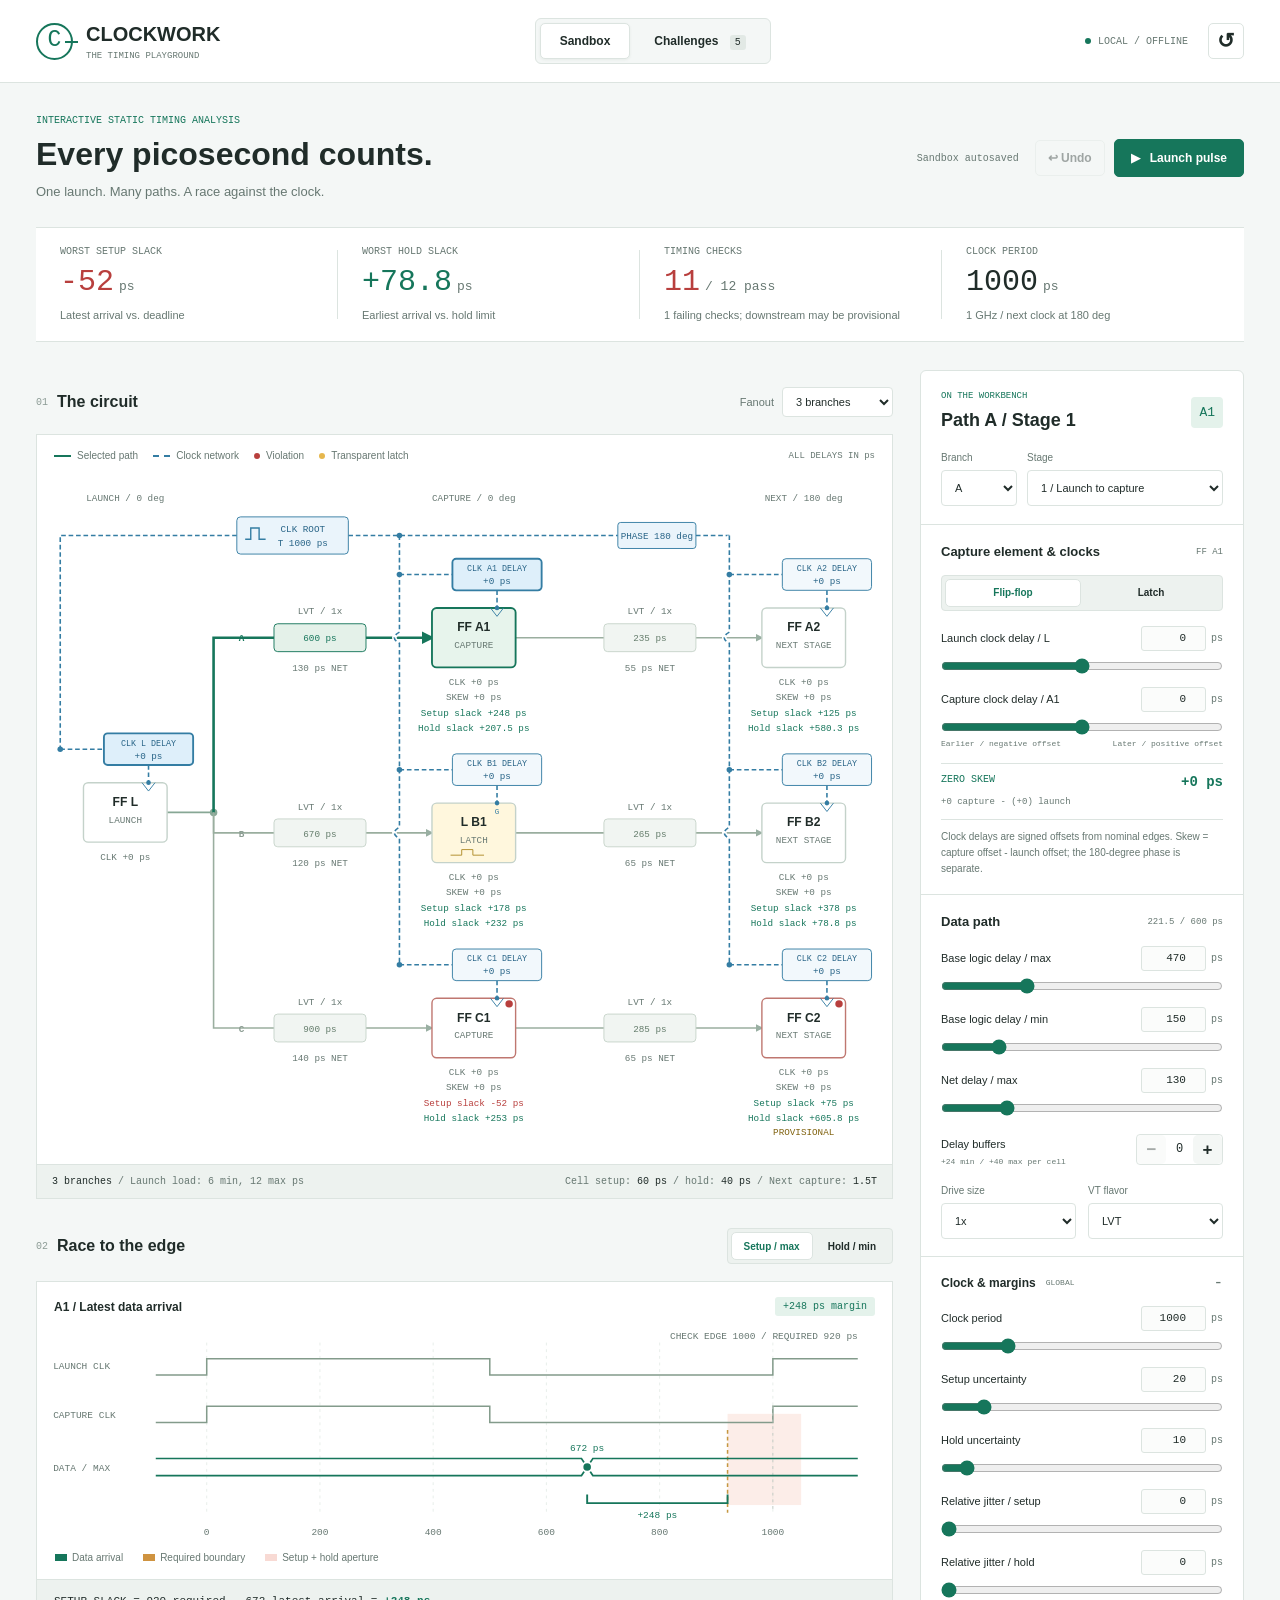
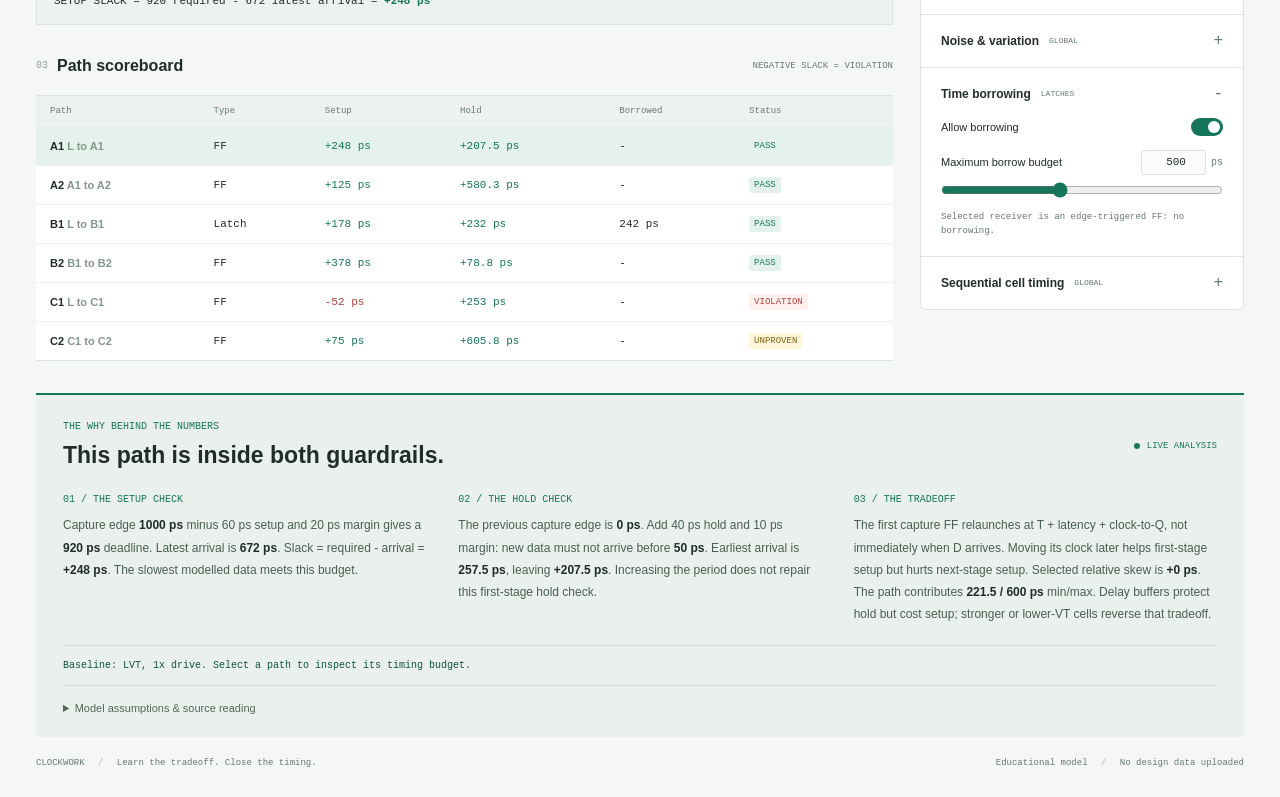
<file: index.html>
<!doctype html>
<html lang="en">
<head>
  <meta charset="utf-8">
  <meta name="viewport" content="width=device-width, initial-scale=1">
  <meta name="theme-color" content="#16765b">
  <title>Clockwork | Timing Playground</title>
  <link rel="stylesheet" href="style.css">
  <script src="timing.js" defer></script>
  <script src="app.js" defer></script>
</head>
<body>
  <header class="topbar">
    <a class="brand" href="index.html" aria-label="Clockwork home"><span class="brand-mark" aria-hidden="true">C<span></span></span><span>CLOCKWORK<small>THE TIMING PLAYGROUND</small></span></a>
    <nav class="mode-switch" aria-label="Play mode">
      <button class="active" data-mode="sandbox" aria-pressed="true">Sandbox</button>
      <button data-mode="challenge" aria-pressed="false">Challenges <span class="count">5</span></button>
    </nav>
    <div class="top-actions"><span class="offline"><span></span>LOCAL / OFFLINE</span><button id="reset" class="icon-button" title="Reset circuit" aria-label="Reset circuit">&#8634;</button></div>
  </header>

  <main>
    <section class="page-heading">
      <div><p class="eyebrow">INTERACTIVE STATIC TIMING ANALYSIS</p><h1>Every picosecond counts.</h1><p class="subheading">One launch. Many paths. A race against the clock.</p></div>
      <div class="heading-actions"><span id="save-status">Sandbox autosaved</span><button id="undo" class="quiet-button" title="Undo last change">&#8617; Undo</button><button id="pulse" class="primary-button"><span aria-hidden="true">&#9654;</span> Launch pulse</button></div>
    </section>

    <section id="mission" class="mission" hidden aria-label="Current challenge">
      <div class="mission-top"><div><p class="eyebrow" id="mission-number"></p><h2 id="mission-title"></h2></div><div class="mission-navigation"><button id="previous-mission" class="icon-button" aria-label="Previous challenge">&#8592;</button><select id="mission-select" aria-label="Choose challenge"></select><button id="next-mission" class="icon-button" aria-label="Next challenge">&#8594;</button></div></div>
      <p id="mission-goal"></p><div class="mission-bottom"><span id="mission-status" role="status"></span><span id="moves"></span><button id="hint-button" class="quiet-button">Reveal hint</button></div><p id="hint" hidden></p>
    </section>

    <section class="scoreboard" aria-label="Timing summary">
      <div class="score-item"><span>WORST SETUP SLACK</span><strong id="worst-setup"></strong><small>Latest arrival vs. deadline</small></div>
      <div class="score-item"><span>WORST HOLD SLACK</span><strong id="worst-hold"></strong><small>Earliest arrival vs. hold limit</small></div>
      <div class="score-item"><span>TIMING CHECKS</span><strong id="checks"></strong><small id="check-caption"></small></div>
      <div class="score-item clock-score"><span>CLOCK PERIOD</span><strong id="period-display"></strong><small id="frequency"></small></div>
    </section>

    <div class="workbench">
      <div class="visual-column">
        <section class="circuit-section" aria-label="Interactive circuit">
          <div class="section-bar"><div><span class="section-index">01</span><h2>The circuit</h2></div><div class="circuit-toolbar"><label for="fanout">Fanout</label><select id="fanout"><option value="2">2 branches</option><option value="3" selected>3 branches</option><option value="4">4 branches</option></select></div></div>
          <div class="circuit-legend"><span><i class="legend-line"></i>Selected path</span><span><i class="legend-clock"></i>Clock network</span><span><i class="legend-dot fail"></i>Violation</span><span><i class="legend-dot latch"></i>Transparent latch</span><span class="unit">ALL DELAYS IN ps</span></div>
          <div class="circuit-scroll"><svg id="circuit" viewBox="0 0 920 400" role="group" aria-label="Launch flip-flop, capture flip-flops and latches, next-stage flip-flops, and clock distribution with editable delay blocks"></svg></div>
          <div id="circuit-footer" class="circuit-footer"></div>
        </section>

        <section class="timeline-section" aria-label="Timing waveforms">
          <div class="section-bar"><div><span class="section-index">02</span><h2>Race to the edge</h2></div><div class="segmented" aria-label="Check type"><button class="active" data-check="setup" aria-pressed="true">Setup / max</button><button data-check="hold" aria-pressed="false">Hold / min</button></div></div>
          <div class="timeline-caption"><strong id="timeline-title"></strong><span id="timeline-badge" class="badge"></span></div>
          <div class="timeline-scroll"><svg id="timeline" viewBox="0 0 900 246" role="img" aria-label="Launch and capture clock waveforms with data arrival and timing margin"></svg></div>
          <div class="timeline-key"><span><i class="key-swatch arrival"></i>Data arrival</span><span><i class="key-swatch deadline"></i>Required boundary</span><span><i class="key-swatch aperture"></i>Setup + hold aperture</span></div>
          <div id="equation" class="equation"></div>
        </section>

        <section class="path-table-section" aria-label="All path checks">
          <div class="section-bar"><div><span class="section-index">03</span><h2>Path scoreboard</h2></div><span class="unit">NEGATIVE SLACK = VIOLATION</span></div>
          <div class="table-scroll"><table><thead><tr><th>Path</th><th>Type</th><th>Setup</th><th>Hold</th><th>Borrowed</th><th>Status</th></tr></thead><tbody id="path-table"></tbody></table></div>
        </section>
      </div>

      <aside class="controls" aria-label="Timing controls">
        <div class="controls-heading"><div><p class="eyebrow">ON THE WORKBENCH</p><h2 id="selected-title">Path A / Stage 1</h2></div><span class="selected-tag" id="selected-tag">A1</span></div>
        <div class="path-selector"><label>Branch<select id="branch-select"></select></label><label>Stage<select id="stage-select"><option value="input">1 / Launch to capture</option><option value="output">2 / Capture to next</option></select></label></div>
        <div class="control-group"><div class="group-title"><h3>Capture element &amp; clocks</h3><span id="element-name"></span></div><div id="kind-control" class="segmented full"><button data-kind="ff">Flip-flop</button><button data-kind="latch">Latch</button></div><div id="skew-control"></div><div class="skew-scale"><span>Earlier / negative offset</span><span>Later / positive offset</span></div><output id="relative-skew" class="clock-skew-readout" aria-live="polite"></output><p class="clock-offset-note">Clock delays are signed offsets from nominal edges. Skew = capture offset - launch offset; the 180-degree phase is separate.</p></div>
        <div class="control-group"><div class="group-title"><h3>Data path</h3><span id="delay-summary"></span></div><div id="path-controls"></div><div class="buffer-control"><div><label>Delay buffers</label><small>+24 min / +40 max per cell</small></div><div class="stepper"><button id="remove-buffer" aria-label="Remove delay buffer" title="Remove delay buffer">&#8722;</button><output id="buffer-count">0</output><button id="add-buffer" aria-label="Add delay buffer" title="Add delay buffer">+</button></div></div><div class="two-controls"><label>Drive size<select id="drive-size"><option value="0.5">0.5x</option><option value="1">1x</option><option value="1.5">1.5x</option><option value="2">2x</option><option value="3">3x</option><option value="4">4x</option></select></label><label>VT flavor<select id="vt"><option>HVT</option><option>SVT</option><option selected>LVT</option><option>ULVT</option></select></label></div></div>
        <details class="control-group" open><summary>Clock &amp; margins <span class="scope">GLOBAL</span></summary><div id="clock-controls"></div></details>
        <details class="control-group"><summary>Noise &amp; variation <span class="scope">GLOBAL</span></summary><div id="noise-controls"></div></details>
        <details class="control-group" open><summary>Time borrowing <span class="scope">LATCHES</span></summary><label class="toggle-row" for="borrowing"><span>Allow borrowing</span><input id="borrowing" type="checkbox" checked role="switch"></label><div id="borrow-control"></div><div id="borrow-meter" class="borrow-meter"></div></details>
        <details class="control-group"><summary>Sequential cell timing <span class="scope">GLOBAL</span></summary><div id="cell-controls"></div></details>
      </aside>
    </div>

    <section class="explanation" aria-label="Live timing explanation">
      <div class="explanation-header"><div><p class="eyebrow">THE WHY BEHIND THE NUMBERS</p><h2 id="explanation-title">A little delay changes everything.</h2></div><span class="live-label"><i></i>LIVE ANALYSIS</span></div>
      <div id="explanation-content" class="explanation-grid" aria-live="polite"></div>
      <div class="last-change" id="last-change" role="status"></div>
      <details class="model-notes"><summary>Model assumptions &amp; source reading</summary><div class="notes-grid"><div><h3>Clock edges &amp; uncertainty</h3><p>The launch FF rises at 0 and T. First-stage FFs capture at T + capture latency. Positive-level latches open at T/2 + latency and close at T + latency. Next-stage FFs use a 180-degree clock: capture at 1.5T + next latency, previous hold edge at 0.5T + next latency. First-stage hold uses the previous capture/closing edge. All values are in picoseconds.</p><p>Setup margin = setup uncertainty + relative inter-cycle jitter. Hold margin = hold uncertainty + relative same-edge jitter. Jitter is already a bound on the launch/capture difference, not per-clock RMS. Correlated common-mode jitter cancels for hold; its default is zero. Enter residual uncertainty to avoid counting jitter twice.</p></div><div><h3>Educational, not signoff STA</h3><p>Cell delay = base delay &times; VT factor / sqrt(drive size). HVT 1.24, SVT 1.12, LVT 1.00, ULVT 0.82. Wire minimum = 55% of its maximum. Each delay buffer adds 24/40 ps; each extra branch adds 3/6 ps of launch loading. These are illustrative, not measured library values. Faster/larger cells generally trade area or leakage for speed.</p><p>Late/early OCV derates apply to combinational paths. Bounded noise increases max and decreases min delay; minimum is clamped at zero. Buffering here adds delay, not RC repeater optimization. No slew, actual RC, CPPR, clock-tree OCV, metastability probability, pulse-width checks, or multi-cycle exceptions are simulated. Failed first-stage checks make downstream values provisional.</p><p>Borrowing disabled means a zero-borrow budget at latch opening; the latch remains physically transparent. Borrowing is capped at its closing setup deadline. Scores cover the displayed setup, hold, and borrow-budget checks only.</p></div><div><h3>Source reading</h3><p>Original explanations and diagrams in this game; foundational reading from VLSI Expert:</p><ul><li><a href="https://www.vlsi-expert.com/2011/04/static-timing-analysis-sta-basic-part3a.html" target="_blank" rel="noopener noreferrer">Part 3a: Setup and hold concepts</a></li><li><a href="https://www.vlsi-expert.com/2011/04/static-timing-analysis-sta-basic-part3b.html" target="_blank" rel="noopener noreferrer">Part 3b: Setup and hold violations</a></li><li><a href="https://www.vlsi-expert.com/2011/03/static-timing-analysis-sta-basic-part2.html" target="_blank" rel="noopener noreferrer">Part 2: Time borrowing</a></li></ul></div></div></details>
    </section>
    <footer><span>CLOCKWORK <span class="footer-dot">/</span> Learn the tradeoff. Close the timing.</span><span>Educational model <span class="footer-dot">/</span> No design data uploaded</span></footer>
  </main>
</body>
</html>
</file>
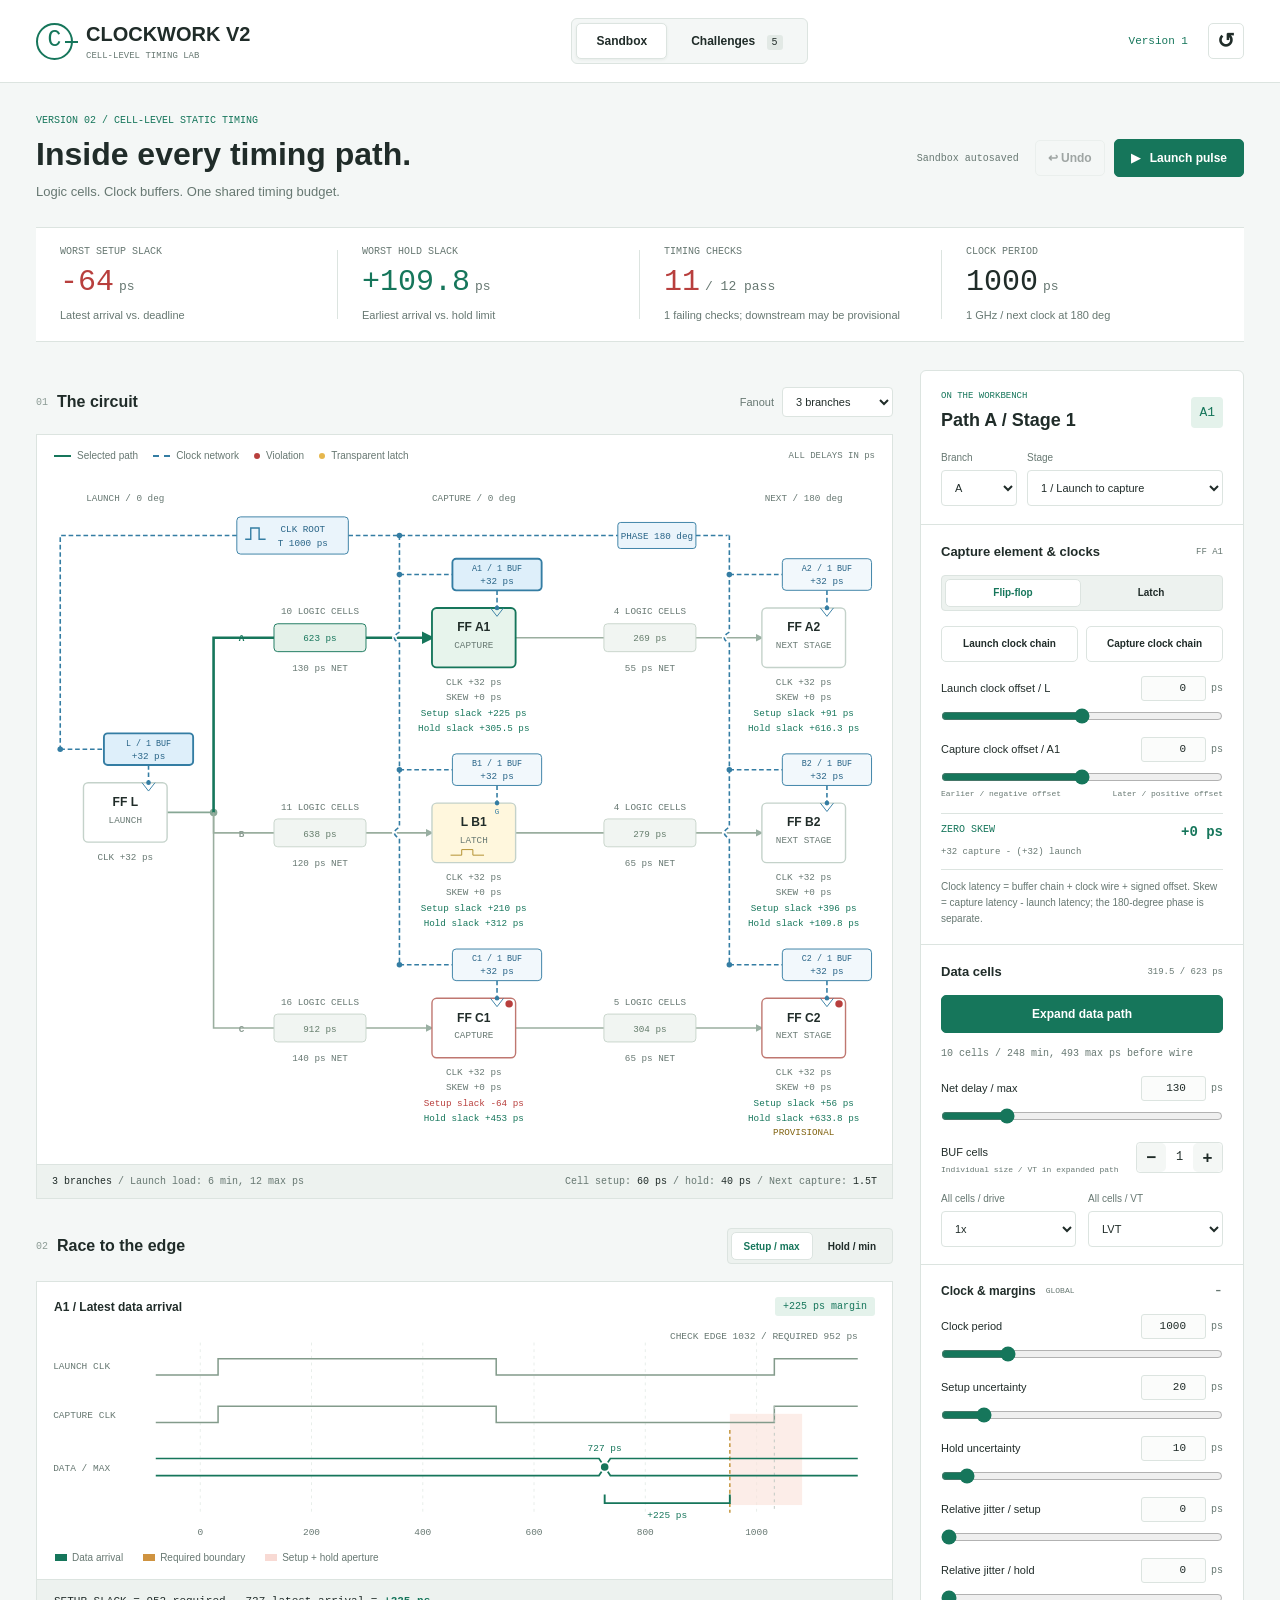
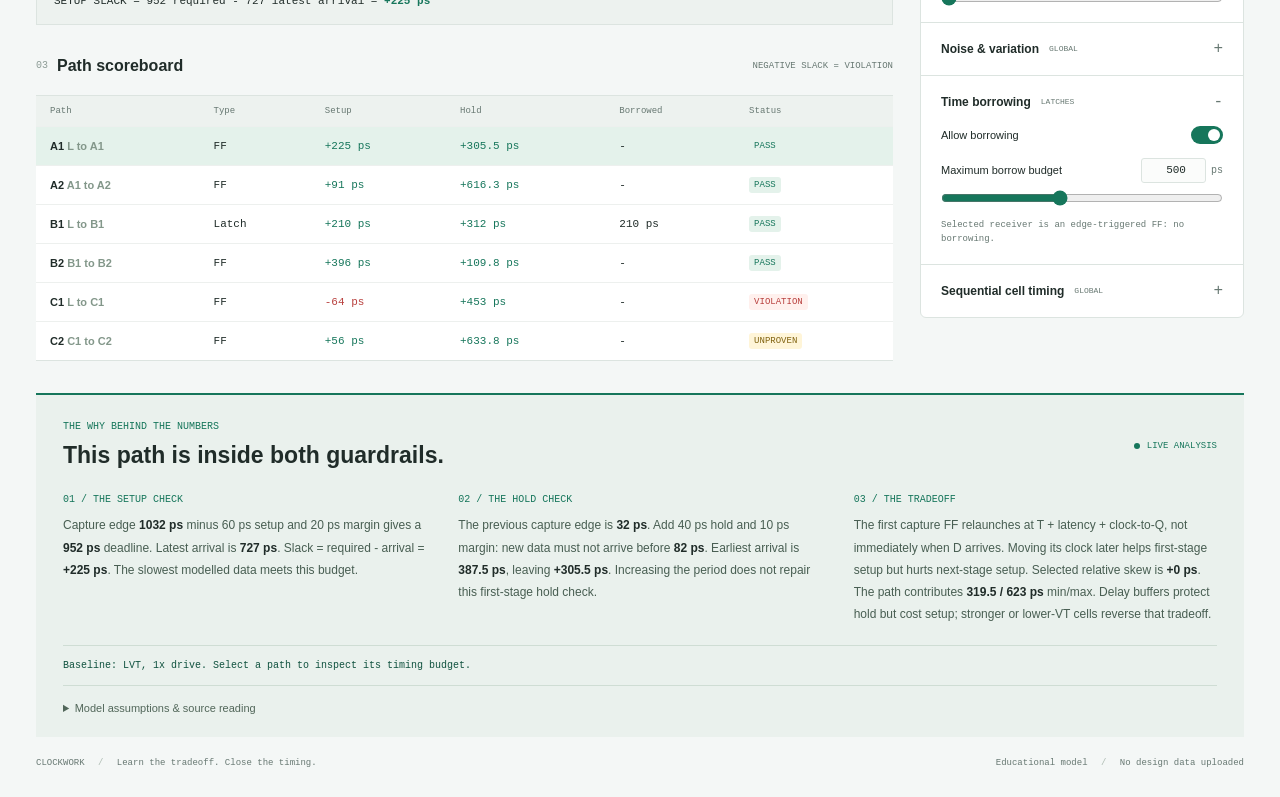
<file: v2/index.html>
<!doctype html>
<html lang="en">
<head>
  <meta charset="utf-8">
  <meta name="viewport" content="width=device-width, initial-scale=1">
  <meta name="theme-color" content="#16765b">
  <title>Clockwork V2 | Cell Lab</title>
  <link rel="stylesheet" href="../style.css">
  <link rel="stylesheet" href="style.css">
  <script src="../timing.js" defer></script>
  <script src="timing.js" defer></script>
  <script src="app.js" defer></script>
</head>
<body>
  <header class="topbar">
    <a class="brand" href="index.html" aria-label="Clockwork V2 home"><span class="brand-mark" aria-hidden="true">C<span></span></span><span>CLOCKWORK V2<small>CELL-LEVEL TIMING LAB</small></span></a>
    <nav class="mode-switch" aria-label="Play mode">
      <button class="active" data-mode="sandbox" aria-pressed="true">Sandbox</button>
      <button data-mode="challenge" aria-pressed="false">Challenges <span class="count">5</span></button>
    </nav>
    <div class="top-actions"><a href="../index.html" class="version-link">Version 1</a><button id="reset" class="icon-button" title="Reset V2 circuit" aria-label="Reset V2 circuit">&#8634;</button></div>
  </header>

  <main>
    <section class="page-heading">
      <div><p class="eyebrow">VERSION 02 / CELL-LEVEL STATIC TIMING</p><h1>Inside every timing path.</h1><p class="subheading">Logic cells. Clock buffers. One shared timing budget.</p></div>
      <div class="heading-actions"><span id="save-status">Sandbox autosaved</span><button id="undo" class="quiet-button" title="Undo last change">&#8617; Undo</button><button id="pulse" class="primary-button"><span aria-hidden="true">&#9654;</span> Launch pulse</button></div>
    </section>

    <section id="mission" class="mission" hidden aria-label="Current challenge">
      <div class="mission-top"><div><p class="eyebrow" id="mission-number"></p><h2 id="mission-title"></h2></div><div class="mission-navigation"><button id="previous-mission" class="icon-button" aria-label="Previous challenge">&#8592;</button><select id="mission-select" aria-label="Choose challenge"></select><button id="next-mission" class="icon-button" aria-label="Next challenge">&#8594;</button></div></div>
      <p id="mission-goal"></p><div class="mission-bottom"><span id="mission-status" role="status"></span><span id="moves"></span><button id="hint-button" class="quiet-button">Reveal hint</button></div><p id="hint" hidden></p>
    </section>

    <section class="scoreboard" aria-label="Timing summary">
      <div class="score-item"><span>WORST SETUP SLACK</span><strong id="worst-setup"></strong><small>Latest arrival vs. deadline</small></div>
      <div class="score-item"><span>WORST HOLD SLACK</span><strong id="worst-hold"></strong><small>Earliest arrival vs. hold limit</small></div>
      <div class="score-item"><span>TIMING CHECKS</span><strong id="checks"></strong><small id="check-caption"></small></div>
      <div class="score-item clock-score"><span>CLOCK PERIOD</span><strong id="period-display"></strong><small id="frequency"></small></div>
    </section>

    <div class="workbench">
      <div class="visual-column">
        <section class="circuit-section" aria-label="Interactive circuit">
          <div class="section-bar"><div><span class="section-index">01</span><h2>The circuit</h2></div><div class="circuit-toolbar"><label for="fanout">Fanout</label><select id="fanout"><option value="2">2 branches</option><option value="3" selected>3 branches</option><option value="4">4 branches</option></select></div></div>
          <div class="circuit-legend"><span><i class="legend-line"></i>Selected path</span><span><i class="legend-clock"></i>Clock network</span><span><i class="legend-dot fail"></i>Violation</span><span><i class="legend-dot latch"></i>Transparent latch</span><span class="unit">ALL DELAYS IN ps</span></div>
          <div class="circuit-scroll"><svg id="circuit" viewBox="0 0 920 400" role="group" aria-label="Launch flip-flop, capture flip-flops and latches, next-stage flip-flops, and clock distribution with editable delay blocks"></svg></div>
          <div id="circuit-footer" class="circuit-footer"></div>
        </section>

        <section class="timeline-section" aria-label="Timing waveforms">
          <div class="section-bar"><div><span class="section-index">02</span><h2>Race to the edge</h2></div><div class="segmented" aria-label="Check type"><button class="active" data-check="setup" aria-pressed="true">Setup / max</button><button data-check="hold" aria-pressed="false">Hold / min</button></div></div>
          <div class="timeline-caption"><strong id="timeline-title"></strong><span id="timeline-badge" class="badge"></span></div>
          <div class="timeline-scroll"><svg id="timeline" viewBox="0 0 900 246" role="img" aria-label="Launch and capture clock waveforms with data arrival and timing margin"></svg></div>
          <div class="timeline-key"><span><i class="key-swatch arrival"></i>Data arrival</span><span><i class="key-swatch deadline"></i>Required boundary</span><span><i class="key-swatch aperture"></i>Setup + hold aperture</span></div>
          <div id="equation" class="equation"></div>
        </section>

        <section class="path-table-section" aria-label="All path checks">
          <div class="section-bar"><div><span class="section-index">03</span><h2>Path scoreboard</h2></div><span class="unit">NEGATIVE SLACK = VIOLATION</span></div>
          <div class="table-scroll"><table><thead><tr><th>Path</th><th>Type</th><th>Setup</th><th>Hold</th><th>Borrowed</th><th>Status</th></tr></thead><tbody id="path-table"></tbody></table></div>
        </section>
      </div>

      <aside class="controls" aria-label="Timing controls">
        <div class="controls-heading"><div><p class="eyebrow">ON THE WORKBENCH</p><h2 id="selected-title">Path A / Stage 1</h2></div><span class="selected-tag" id="selected-tag">A1</span></div>
        <div class="path-selector"><label>Branch<select id="branch-select"></select></label><label>Stage<select id="stage-select"><option value="input">1 / Launch to capture</option><option value="output">2 / Capture to next</option></select></label></div>
        <div class="control-group"><div class="group-title"><h3>Capture element &amp; clocks</h3><span id="element-name"></span></div><div id="kind-control" class="segmented full"><button data-kind="ff">Flip-flop</button><button data-kind="latch">Latch</button></div><div class="chain-actions"><button id="expand-launch" class="quiet-button">Launch clock chain</button><button id="expand-capture" class="quiet-button">Capture clock chain</button></div><div id="skew-control"></div><div class="skew-scale"><span>Earlier / negative offset</span><span>Later / positive offset</span></div><output id="relative-skew" class="clock-skew-readout" aria-live="polite"></output><p class="clock-offset-note">Clock latency = buffer chain + clock wire + signed offset. Skew = capture latency - launch latency; the 180-degree phase is separate.</p></div>
        <div class="control-group"><div class="group-title"><h3>Data cells</h3><span id="delay-summary"></span></div><button id="expand-data" class="primary-button full-width">Expand data path</button><div id="path-controls"></div><div class="buffer-control"><div><label>BUF cells</label><small>Individual size / VT in expanded path</small></div><div class="stepper"><button id="remove-buffer" aria-label="Remove last data buffer" title="Remove last data buffer">&#8722;</button><output id="buffer-count">0</output><button id="add-buffer" aria-label="Add data buffer" title="Add data buffer">+</button></div></div><div class="two-controls"><label>All cells / drive<select id="drive-size"><option value="mixed" disabled>Mixed</option><option value="0.5">0.5x</option><option value="1">1x</option><option value="1.5">1.5x</option><option value="2">2x</option><option value="3">3x</option><option value="4">4x</option></select></label><label>All cells / VT<select id="vt"><option value="mixed" disabled>Mixed</option><option>HVT</option><option>SVT</option><option>LVT</option><option>ULVT</option></select></label></div></div>
        <details class="control-group" open><summary>Clock &amp; margins <span class="scope">GLOBAL</span></summary><div id="clock-controls"></div></details>
        <details class="control-group"><summary>Noise &amp; variation <span class="scope">GLOBAL</span></summary><div id="noise-controls"></div></details>
        <details class="control-group" open><summary>Time borrowing <span class="scope">LATCHES</span></summary><label class="toggle-row" for="borrowing"><span>Allow borrowing</span><input id="borrowing" type="checkbox" checked role="switch"></label><div id="borrow-control"></div><div id="borrow-meter" class="borrow-meter"></div></details>
        <details class="control-group"><summary>Sequential cell timing <span class="scope">GLOBAL</span></summary><div id="cell-controls"></div></details>
      </aside>
    </div>

    <section class="explanation" aria-label="Live timing explanation">
      <div class="explanation-header"><div><p class="eyebrow">THE WHY BEHIND THE NUMBERS</p><h2 id="explanation-title">A little delay changes everything.</h2></div><span class="live-label"><i></i>LIVE ANALYSIS</span></div>
      <div id="explanation-content" class="explanation-grid" aria-live="polite"></div>
      <div class="last-change" id="last-change" role="status"></div>
      <details class="model-notes"><summary>Model assumptions &amp; source reading</summary><div class="notes-grid"><div><h3>Clock edges &amp; uncertainty</h3><p>Launch FF edges are at its clock latency and T + latency. First capture FFs use T + latency; positive-level latches open at T/2 + latency and close at T + latency. Next-stage FFs use a 180-degree clock at 1.5T + latency, with previous hold edge 0.5T + latency. Clock latency includes buffer cells, clock wire and a signed offset. All values are picoseconds.</p><p>Setup margin = setup uncertainty + relative inter-cycle jitter. Hold margin = hold uncertainty + relative same-edge jitter. Jitter is a launch/capture difference bound, not RMS. Do not include it again inside residual uncertainty.</p></div><div><h3>Illustrative cell library</h3><p>At LVT / 1x, min/max delay: BUF 24/40, AND 30/60, OR 32/64, NAND 20/42, NOR 24/48, NOT 12/25 ps. Every cell is scaled independently by VT / sqrt(size): HVT 1.24, SVT 1.12, LVT 1, ULVT 0.82. Clock BUF uses a nominal 32 ps before scaling. Clock delay is deterministic here, not a clock OCV analysis.</p><p>Data minimum wire delay = 55% of maximum wire delay. OCV and noise apply after summing data cells and wire. Fanout adds 3/6 ps min/max per extra branch. Gates represent sensitized timing arcs with noncontrolling side inputs, not a Boolean simulator or a function-preserving ECO. Reordering cells does not change this additive model. There is no slew/load lookup, actual RC, clock CPPR, metastability, pulse-width or cycle re-pairing analysis.</p><p>Borrowing disabled imposes a zero-borrow budget, not an edge-triggered latch. Failed upstream checks make downstream values provisional. Educational model, not signoff STA.</p></div><div><h3>Source reading</h3><ul><li><a href="https://www.vlsi-expert.com/2011/04/static-timing-analysis-sta-basic-part3a.html" target="_blank" rel="noopener noreferrer">Part 3a: Setup and hold</a></li><li><a href="https://www.vlsi-expert.com/2011/04/static-timing-analysis-sta-basic-part3b.html" target="_blank" rel="noopener noreferrer">Part 3b: Timing violations</a></li><li><a href="https://www.vlsi-expert.com/2011/03/static-timing-analysis-sta-basic-part2.html" target="_blank" rel="noopener noreferrer">Part 2: Time borrowing</a></li></ul><p>V2 stores its circuit separately from Version 1.</p></div></div></details>
    </section>
    <footer><span>CLOCKWORK <span class="footer-dot">/</span> Learn the tradeoff. Close the timing.</span><span>Educational model <span class="footer-dot">/</span> No design data uploaded</span></footer>
  </main>
  <dialog id="path-editor" aria-labelledby="editor-title">
    <header class="editor-header"><div><p class="eyebrow" id="editor-eyebrow"></p><h2 id="editor-title"></h2></div><div class="editor-actions"><button id="editor-undo" class="icon-button" title="Undo edit" aria-label="Undo edit">&#8617;</button><button id="close-editor" class="icon-button" title="Collapse path" aria-label="Collapse path">&#215;</button></div></header>
    <div class="editor-metrics" id="editor-metrics" aria-live="polite"></div>
    <div class="expanded-scroll"><svg id="expanded-chain" role="group" aria-label="Expanded editable cell chain"></svg></div>
    <div class="cell-palette"><label>Insert cell<select id="new-cell-type"></select></label><button id="insert-cell" class="primary-button">+ Add cell</button><label class="editor-wire-label">Path wire delay (ps)<input id="editor-wire" type="number" min="0" max="600" step="5"></label><span id="cell-count" class="unit"></span></div>
    <div class="cell-list" id="cell-list"></div>
    <div class="editor-analysis" id="editor-analysis" aria-live="polite"></div>
    <footer class="editor-footer"><span>Per-cell illustrative delays / LVT default</span><span>Gate chain: sensitized timing arcs, not Boolean simulation</span></footer>
  </dialog>
</body>
</html>
</file>
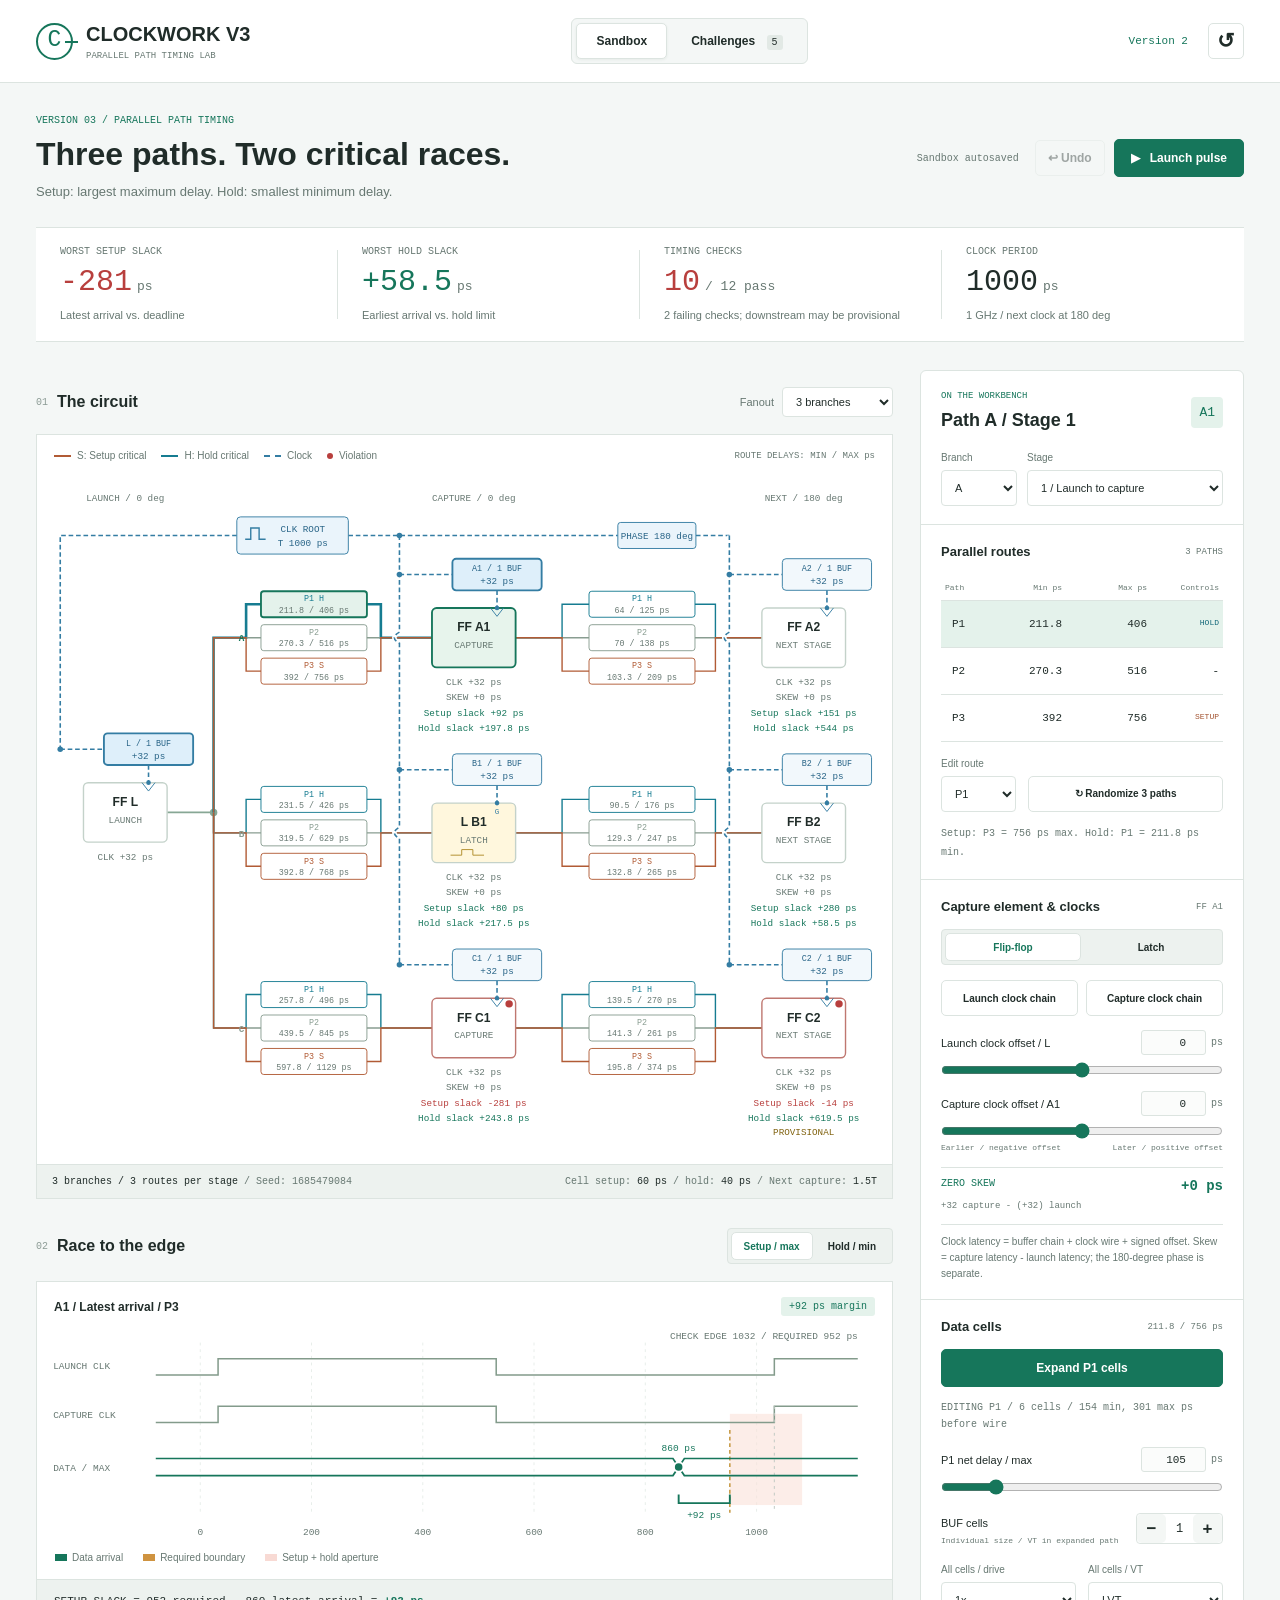
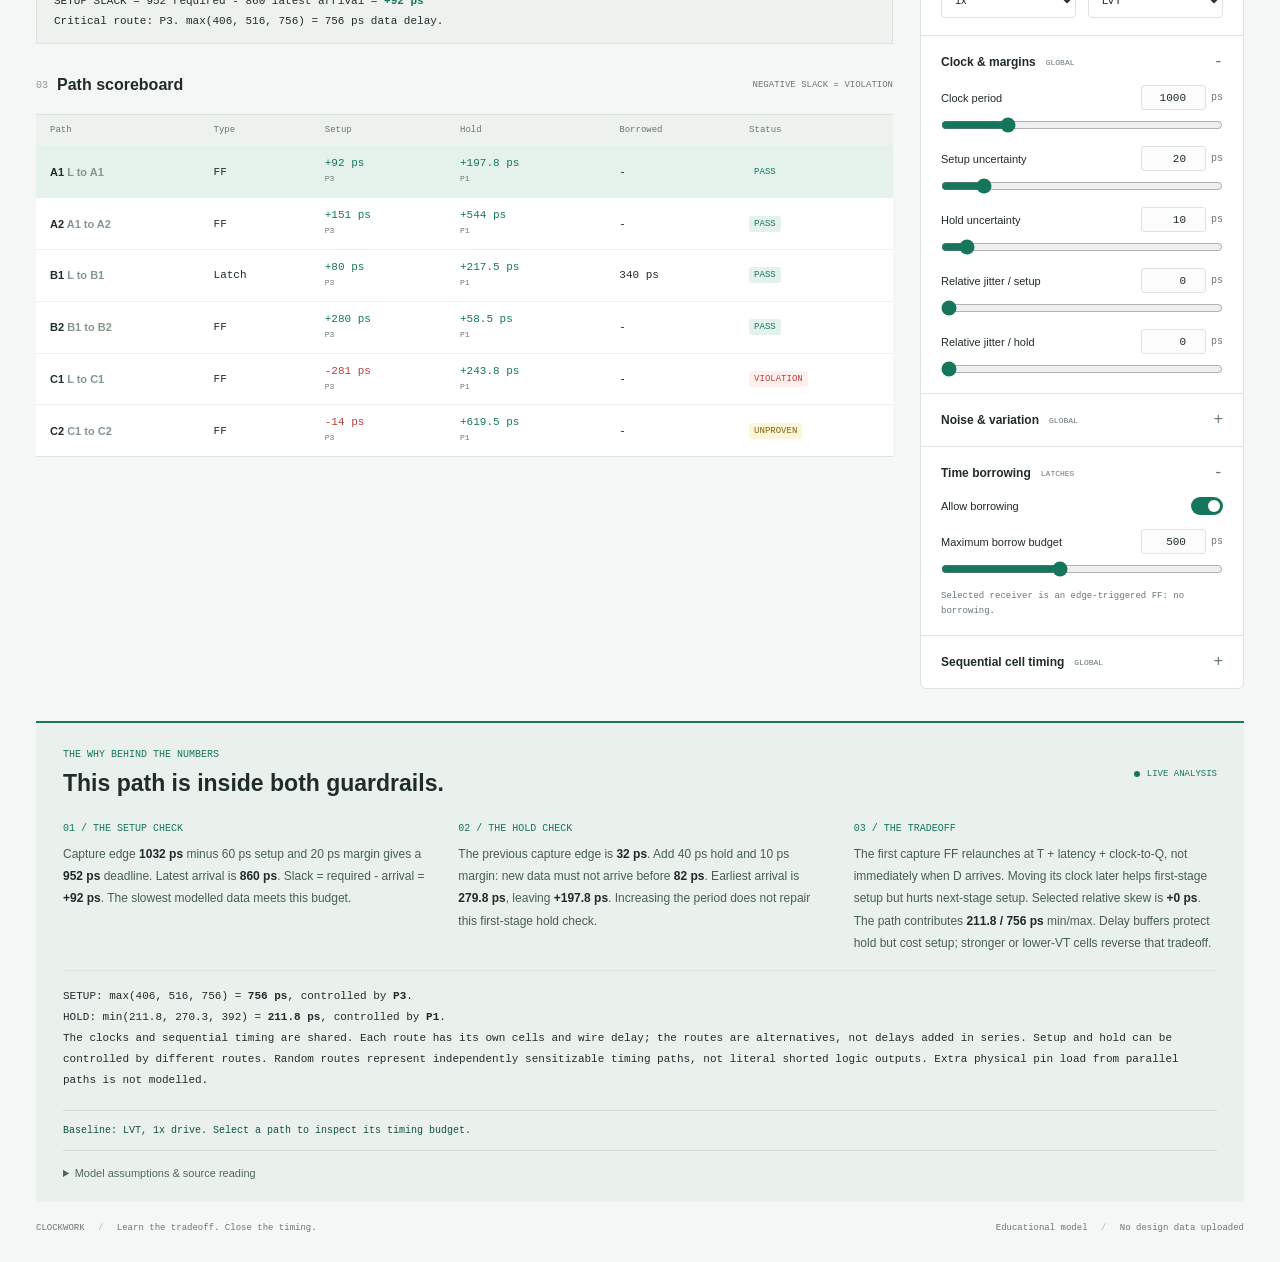
<file: v3/index.html>
<!doctype html>
<html lang="en">
<head>
  <meta charset="utf-8">
  <meta name="viewport" content="width=device-width, initial-scale=1">
  <meta name="theme-color" content="#16765b">
  <title>Clockwork V3 | Parallel Paths</title>
  <link rel="stylesheet" href="../style.css">
  <link rel="stylesheet" href="../v2/style.css">
  <link rel="stylesheet" href="style.css">
  <script src="../timing.js"></script>
  <script>window.ClockworkSTA = window.Timing;</script>
  <script src="../v2/timing.js"></script>
  <script src="timing.js"></script>
  <script src="app.js" defer></script>
</head>
<body>
  <header class="topbar">
    <a class="brand" href="index.html" aria-label="Clockwork V3 home"><span class="brand-mark" aria-hidden="true">C<span></span></span><span>CLOCKWORK V3<small>PARALLEL PATH TIMING LAB</small></span></a>
    <nav class="mode-switch" aria-label="Play mode">
      <button class="active" data-mode="sandbox" aria-pressed="true">Sandbox</button>
      <button data-mode="challenge" aria-pressed="false">Challenges <span class="count">5</span></button>
    </nav>
    <div class="top-actions"><a href="../v2/index.html" class="version-link">Version 2</a><button id="reset" class="icon-button" title="Reset V3 with new random paths" aria-label="Reset V3 circuit">&#8634;</button></div>
  </header>

  <main>
    <section class="page-heading">
      <div><p class="eyebrow">VERSION 03 / PARALLEL PATH TIMING</p><h1>Three paths. Two critical races.</h1><p class="subheading">Setup: largest maximum delay. Hold: smallest minimum delay.</p></div>
      <div class="heading-actions"><span id="save-status">Sandbox autosaved</span><button id="undo" class="quiet-button" title="Undo last change">&#8617; Undo</button><button id="pulse" class="primary-button"><span aria-hidden="true">&#9654;</span> Launch pulse</button></div>
    </section>

    <section id="mission" class="mission" hidden aria-label="Current challenge">
      <div class="mission-top"><div><p class="eyebrow" id="mission-number"></p><h2 id="mission-title"></h2></div><div class="mission-navigation"><button id="previous-mission" class="icon-button" aria-label="Previous challenge">&#8592;</button><select id="mission-select" aria-label="Choose challenge"></select><button id="next-mission" class="icon-button" aria-label="Next challenge">&#8594;</button></div></div>
      <p id="mission-goal"></p><div class="mission-bottom"><span id="mission-status" role="status"></span><span id="moves"></span><button id="hint-button" class="quiet-button">Reveal hint</button></div><p id="hint" hidden></p>
    </section>

    <section class="scoreboard" aria-label="Timing summary">
      <div class="score-item"><span>WORST SETUP SLACK</span><strong id="worst-setup"></strong><small>Latest arrival vs. deadline</small></div>
      <div class="score-item"><span>WORST HOLD SLACK</span><strong id="worst-hold"></strong><small>Earliest arrival vs. hold limit</small></div>
      <div class="score-item"><span>TIMING CHECKS</span><strong id="checks"></strong><small id="check-caption"></small></div>
      <div class="score-item clock-score"><span>CLOCK PERIOD</span><strong id="period-display"></strong><small id="frequency"></small></div>
    </section>

    <div class="workbench">
      <div class="visual-column">
        <section class="circuit-section" aria-label="Interactive circuit">
          <div class="section-bar"><div><span class="section-index">01</span><h2>The circuit</h2></div><div class="circuit-toolbar"><label for="fanout">Fanout</label><select id="fanout"><option value="2">2 branches</option><option value="3" selected>3 branches</option><option value="4">4 branches</option></select></div></div>
          <div class="circuit-legend"><span><i class="legend-line setup-route"></i>S: Setup critical</span><span><i class="legend-line hold-route"></i>H: Hold critical</span><span><i class="legend-clock"></i>Clock</span><span><i class="legend-dot fail"></i>Violation</span><span class="unit">ROUTE DELAYS: MIN / MAX ps</span></div>
          <div class="circuit-scroll"><svg id="circuit" viewBox="0 0 920 400" role="group" aria-label="Launch flip-flop, capture flip-flops and latches, next-stage flip-flops, and clock distribution with editable delay blocks"></svg></div>
          <div id="circuit-footer" class="circuit-footer"></div>
        </section>

        <section class="timeline-section" aria-label="Timing waveforms">
          <div class="section-bar"><div><span class="section-index">02</span><h2>Race to the edge</h2></div><div class="segmented" aria-label="Check type"><button class="active" data-check="setup" aria-pressed="true">Setup / max</button><button data-check="hold" aria-pressed="false">Hold / min</button></div></div>
          <div class="timeline-caption"><strong id="timeline-title"></strong><span id="timeline-badge" class="badge"></span></div>
          <div class="timeline-scroll"><svg id="timeline" viewBox="0 0 900 246" role="img" aria-label="Launch and capture clock waveforms with data arrival and timing margin"></svg></div>
          <div class="timeline-key"><span><i class="key-swatch arrival"></i>Data arrival</span><span><i class="key-swatch deadline"></i>Required boundary</span><span><i class="key-swatch aperture"></i>Setup + hold aperture</span></div>
          <div id="equation" class="equation"></div>
        </section>

        <section class="path-table-section" aria-label="All path checks">
          <div class="section-bar"><div><span class="section-index">03</span><h2>Path scoreboard</h2></div><span class="unit">NEGATIVE SLACK = VIOLATION</span></div>
          <div class="table-scroll"><table><thead><tr><th>Path</th><th>Type</th><th>Setup</th><th>Hold</th><th>Borrowed</th><th>Status</th></tr></thead><tbody id="path-table"></tbody></table></div>
        </section>
      </div>

      <aside class="controls" aria-label="Timing controls">
        <div class="controls-heading"><div><p class="eyebrow">ON THE WORKBENCH</p><h2 id="selected-title">Path A / Stage 1</h2></div><span class="selected-tag" id="selected-tag">A1</span></div>
        <div class="path-selector"><label>Branch<select id="branch-select"></select></label><label>Stage<select id="stage-select"><option value="input">1 / Launch to capture</option><option value="output">2 / Capture to next</option></select></label></div>
        <div class="control-group parallel-controls"><div class="group-title"><h3>Parallel routes</h3><span>3 PATHS</span></div><div id="route-summary"></div><div class="route-actions"><label for="route-select">Edit route<select id="route-select"><option value="0">P1</option><option value="1">P2</option><option value="2">P3</option></select></label><button id="randomize-paths" class="quiet-button" title="Generate three new routes for this stage">&#8635; Randomize 3 paths</button></div><output id="critical-summary" class="critical-summary" aria-live="polite"></output></div>
        <div class="control-group"><div class="group-title"><h3>Capture element &amp; clocks</h3><span id="element-name"></span></div><div id="kind-control" class="segmented full"><button data-kind="ff">Flip-flop</button><button data-kind="latch">Latch</button></div><div class="chain-actions"><button id="expand-launch" class="quiet-button">Launch clock chain</button><button id="expand-capture" class="quiet-button">Capture clock chain</button></div><div id="skew-control"></div><div class="skew-scale"><span>Earlier / negative offset</span><span>Later / positive offset</span></div><output id="relative-skew" class="clock-skew-readout" aria-live="polite"></output><p class="clock-offset-note">Clock latency = buffer chain + clock wire + signed offset. Skew = capture latency - launch latency; the 180-degree phase is separate.</p></div>
        <div class="control-group"><div class="group-title"><h3>Data cells</h3><span id="delay-summary"></span></div><button id="expand-data" class="primary-button full-width">Expand data path</button><div id="path-controls"></div><div class="buffer-control"><div><label>BUF cells</label><small>Individual size / VT in expanded path</small></div><div class="stepper"><button id="remove-buffer" aria-label="Remove last data buffer" title="Remove last data buffer">&#8722;</button><output id="buffer-count">0</output><button id="add-buffer" aria-label="Add data buffer" title="Add data buffer">+</button></div></div><div class="two-controls"><label>All cells / drive<select id="drive-size"><option value="mixed" disabled>Mixed</option><option value="0.5">0.5x</option><option value="1">1x</option><option value="1.5">1.5x</option><option value="2">2x</option><option value="3">3x</option><option value="4">4x</option></select></label><label>All cells / VT<select id="vt"><option value="mixed" disabled>Mixed</option><option>HVT</option><option>SVT</option><option>LVT</option><option>ULVT</option></select></label></div></div>
        <details class="control-group" open><summary>Clock &amp; margins <span class="scope">GLOBAL</span></summary><div id="clock-controls"></div></details>
        <details class="control-group"><summary>Noise &amp; variation <span class="scope">GLOBAL</span></summary><div id="noise-controls"></div></details>
        <details class="control-group" open><summary>Time borrowing <span class="scope">LATCHES</span></summary><label class="toggle-row" for="borrowing"><span>Allow borrowing</span><input id="borrowing" type="checkbox" checked role="switch"></label><div id="borrow-control"></div><div id="borrow-meter" class="borrow-meter"></div></details>
        <details class="control-group"><summary>Sequential cell timing <span class="scope">GLOBAL</span></summary><div id="cell-controls"></div></details>
      </aside>
    </div>

    <section class="explanation" aria-label="Live timing explanation">
      <div class="explanation-header"><div><p class="eyebrow">THE WHY BEHIND THE NUMBERS</p><h2 id="explanation-title">A little delay changes everything.</h2></div><span class="live-label"><i></i>LIVE ANALYSIS</span></div>
      <div id="explanation-content" class="explanation-grid" aria-live="polite"></div>
      <div id="parallel-explanation" class="parallel-explanation" aria-live="polite"></div>
      <div class="last-change" id="last-change" role="status"></div>
      <details class="model-notes"><summary>Model assumptions &amp; source reading</summary><div class="notes-grid"><div><h3>Clock edges &amp; uncertainty</h3><p>Launch FF edges are at its clock latency and T + latency. First capture FFs use T + latency; positive-level latches open at T/2 + latency and close at T + latency. Next-stage FFs use a 180-degree clock at 1.5T + latency, with previous hold edge 0.5T + latency. Clock latency includes buffer cells, clock wire and a signed offset. All values are picoseconds.</p><p>Setup margin = setup uncertainty + relative inter-cycle jitter. Hold margin = hold uncertainty + relative same-edge jitter. Jitter is a launch/capture difference bound, not RMS. Do not include it again inside residual uncertainty.</p></div><div><h3>Illustrative cell library</h3><p>At LVT / 1x, min/max delay: BUF 24/40, AND 30/60, OR 32/64, NAND 20/42, NOR 24/48, NOT 12/25 ps. Every cell is scaled independently by VT / sqrt(size): HVT 1.24, SVT 1.12, LVT 1, ULVT 0.82. Clock BUF uses a nominal 32 ps before scaling. Clock delay is deterministic here, not a clock OCV analysis.</p><p>Data minimum wire delay = 55% of maximum wire delay. OCV and noise apply after summing data cells and wire. Fanout adds 3/6 ps min/max per extra branch. Gates represent sensitized timing arcs with noncontrolling side inputs, not a Boolean simulator or a function-preserving ECO. Reordering cells does not change this additive model. There is no slew/load lookup, actual RC, clock CPPR, metastability, pulse-width or cycle re-pairing analysis.</p><p>Borrowing disabled imposes a zero-borrow budget, not an edge-triggered latch. Failed upstream checks make downstream values provisional. Educational model, not signoff STA.</p></div><div><h3>Source reading</h3><ul><li><a href="https://www.vlsi-expert.com/2011/04/static-timing-analysis-sta-basic-part3a.html" target="_blank" rel="noopener noreferrer">Part 3a: Setup and hold</a></li><li><a href="https://www.vlsi-expert.com/2011/04/static-timing-analysis-sta-basic-part3b.html" target="_blank" rel="noopener noreferrer">Part 3b: Timing violations</a></li><li><a href="https://www.vlsi-expert.com/2011/03/static-timing-analysis-sta-basic-part2.html" target="_blank" rel="noopener noreferrer">Part 2: Time borrowing</a></li></ul><p>V2 stores its circuit separately from Version 1.</p></div></div></details>
    </section>
    <footer><span>CLOCKWORK <span class="footer-dot">/</span> Learn the tradeoff. Close the timing.</span><span>Educational model <span class="footer-dot">/</span> No design data uploaded</span></footer>
  </main>
  <dialog id="path-editor" aria-labelledby="editor-title">
    <header class="editor-header"><div><p class="eyebrow" id="editor-eyebrow"></p><h2 id="editor-title"></h2></div><div class="editor-actions"><button id="editor-undo" class="icon-button" title="Undo edit" aria-label="Undo edit">&#8617;</button><button id="close-editor" class="icon-button" title="Collapse path" aria-label="Collapse path">&#215;</button></div></header>
    <div class="editor-metrics" id="editor-metrics" aria-live="polite"></div>
    <div id="editor-parallel" class="editor-parallel"><div class="route-actions"><label for="editor-route-select">Edit route<select id="editor-route-select"><option value="0">P1</option><option value="1">P2</option><option value="2">P3</option></select></label><span>STAGE TIMING: ENVELOPE OF ALL THREE ROUTES</span></div><div id="editor-route-summary"></div></div>
    <div class="expanded-scroll"><svg id="expanded-chain" role="group" aria-label="Expanded editable cell chain"></svg></div>
    <div class="cell-palette"><label>Insert cell<select id="new-cell-type"></select></label><button id="insert-cell" class="primary-button">+ Add cell</button><label class="editor-wire-label">Path wire delay (ps)<input id="editor-wire" type="number" min="0" max="600" step="5"></label><span id="cell-count" class="unit"></span></div>
    <div class="cell-list" id="cell-list"></div>
    <div class="editor-analysis" id="editor-analysis" aria-live="polite"></div>
    <footer class="editor-footer"><span>Per-cell illustrative delays / LVT default</span><span>Gate chain: sensitized timing arcs, not Boolean simulation</span></footer>
  </dialog>
</body>
</html>
</file>
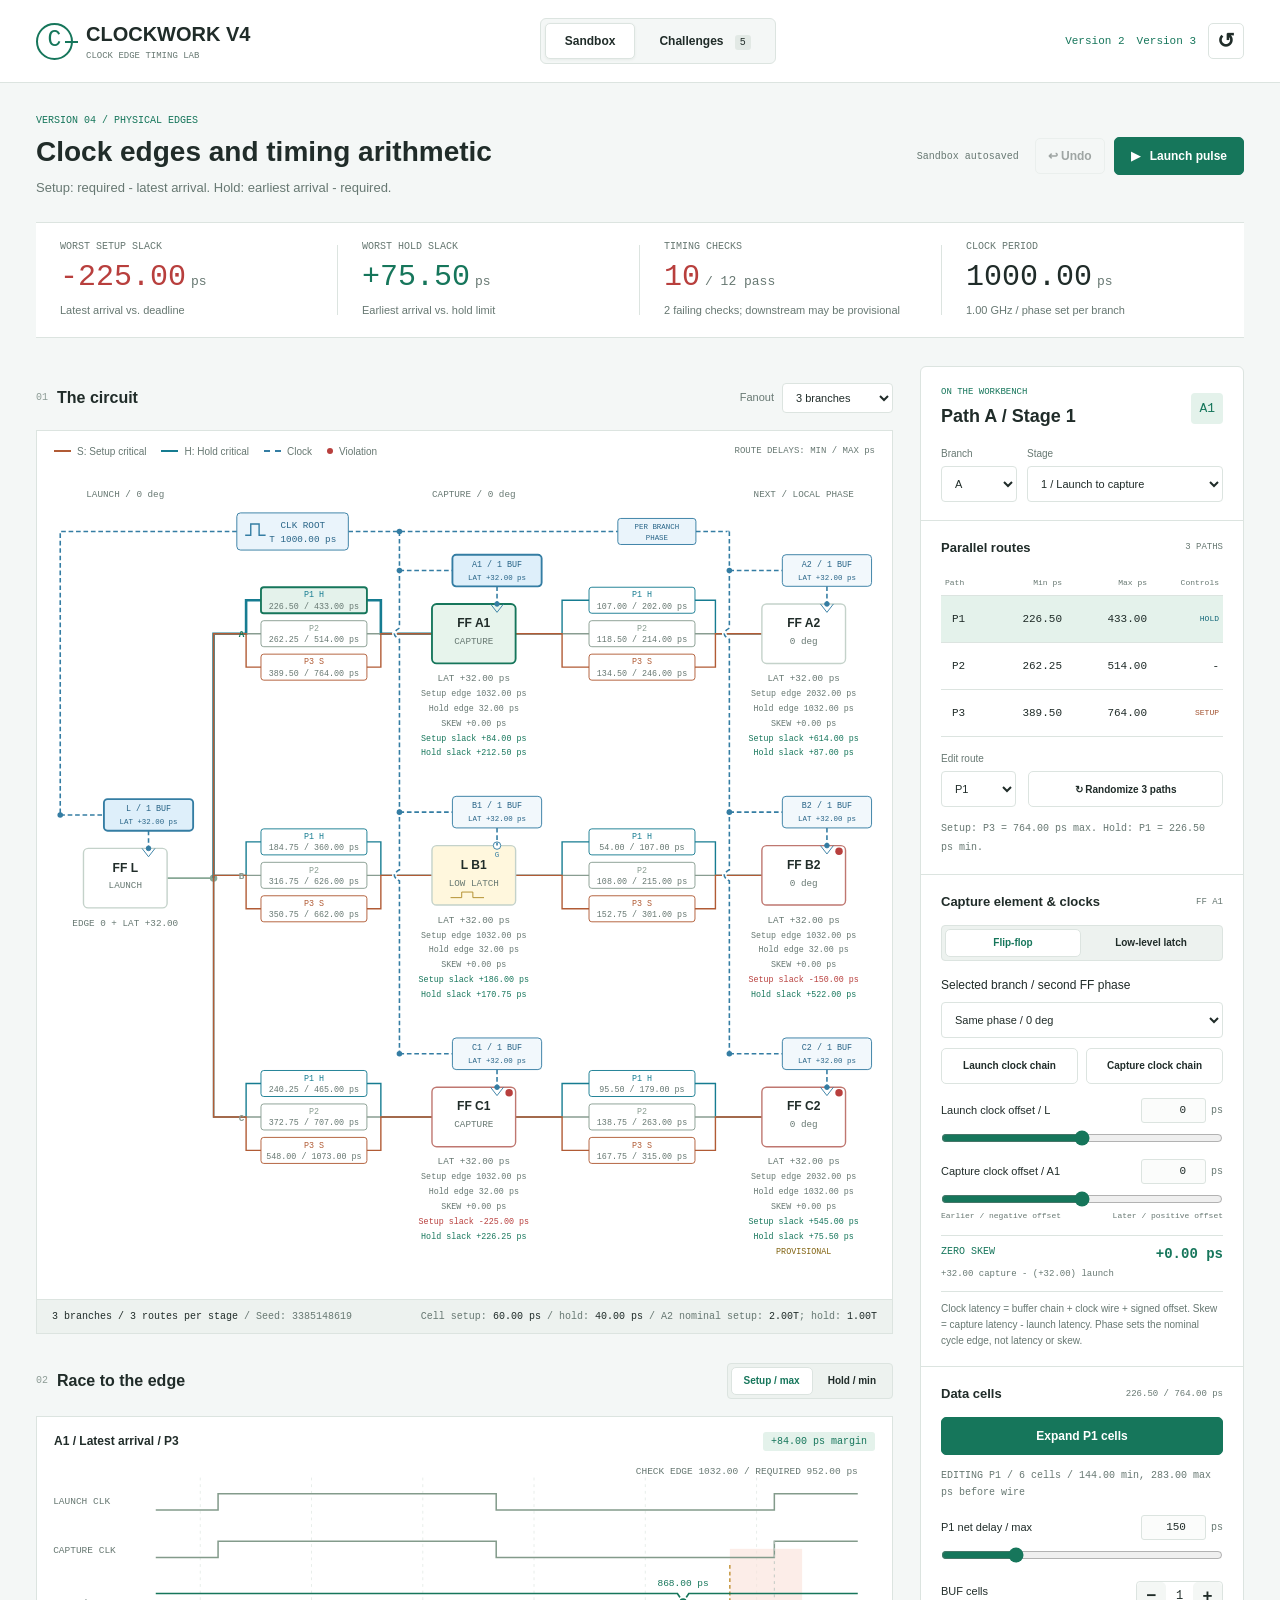
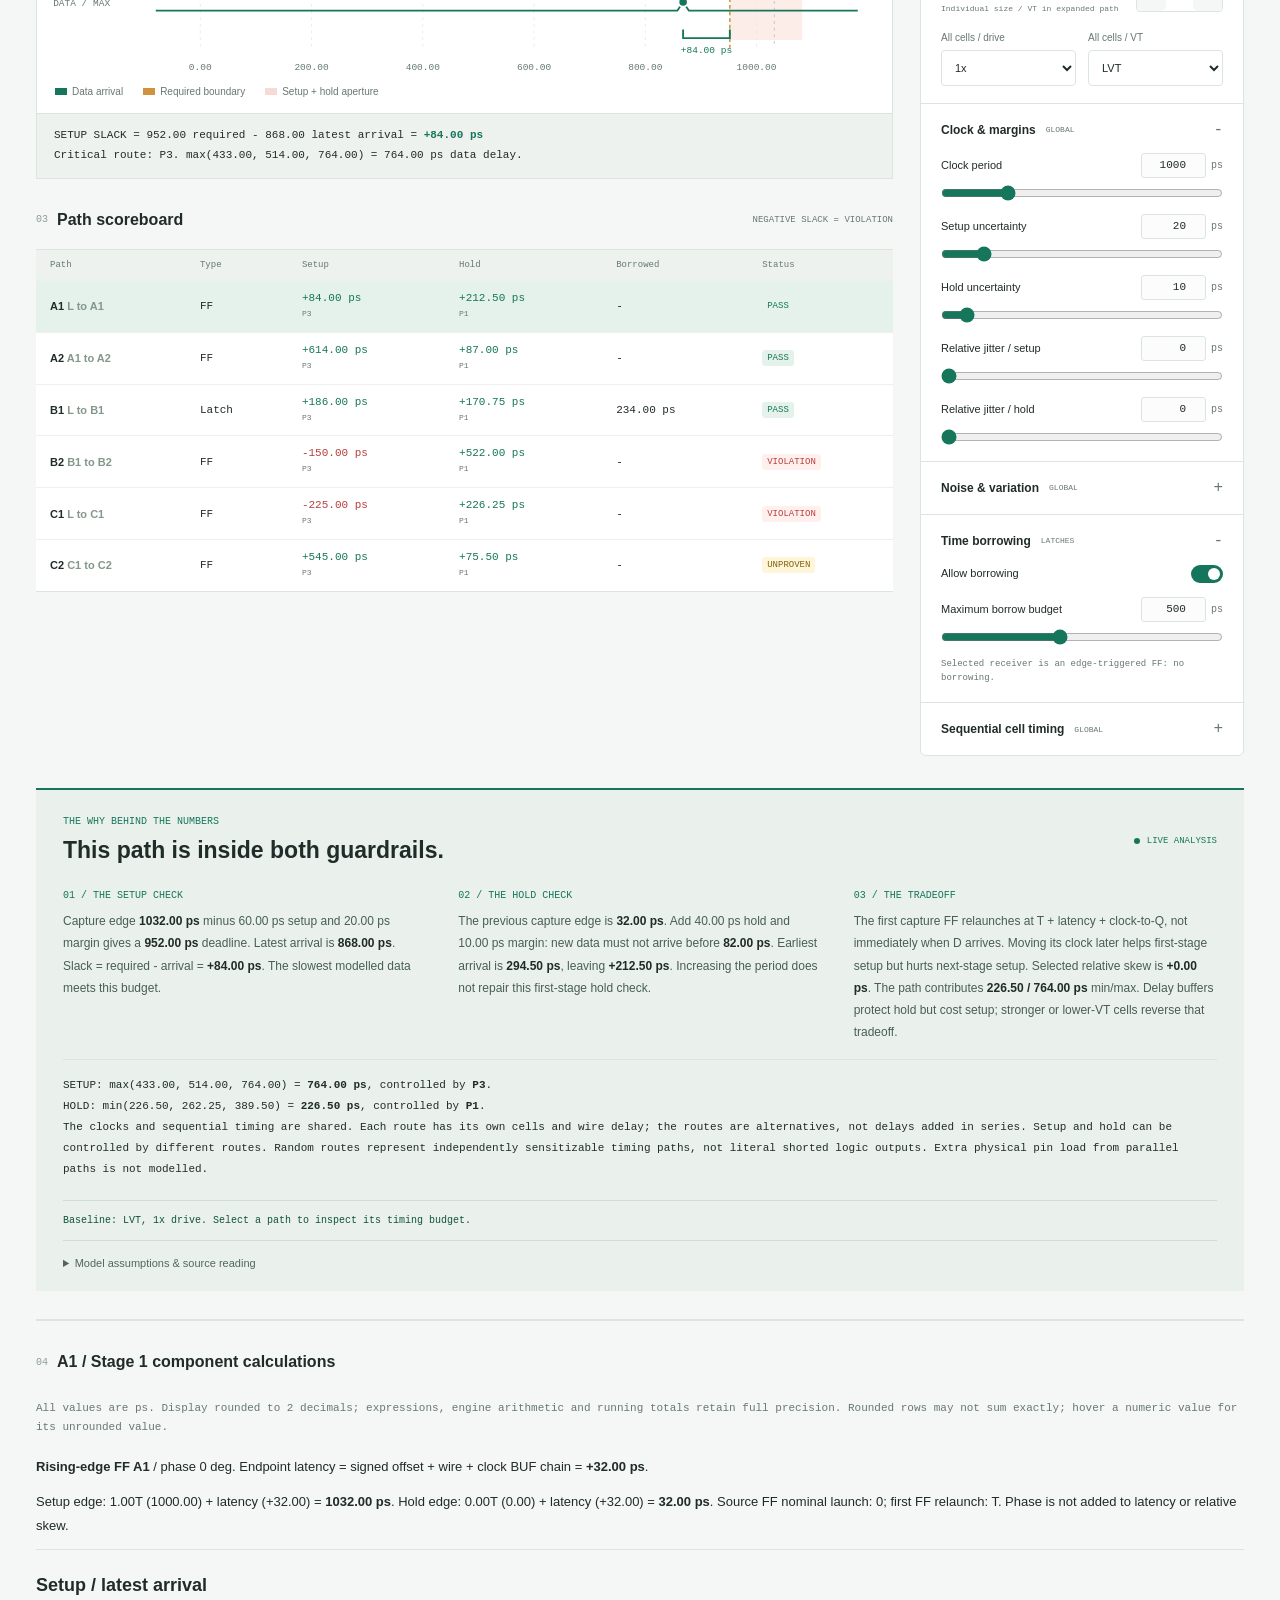
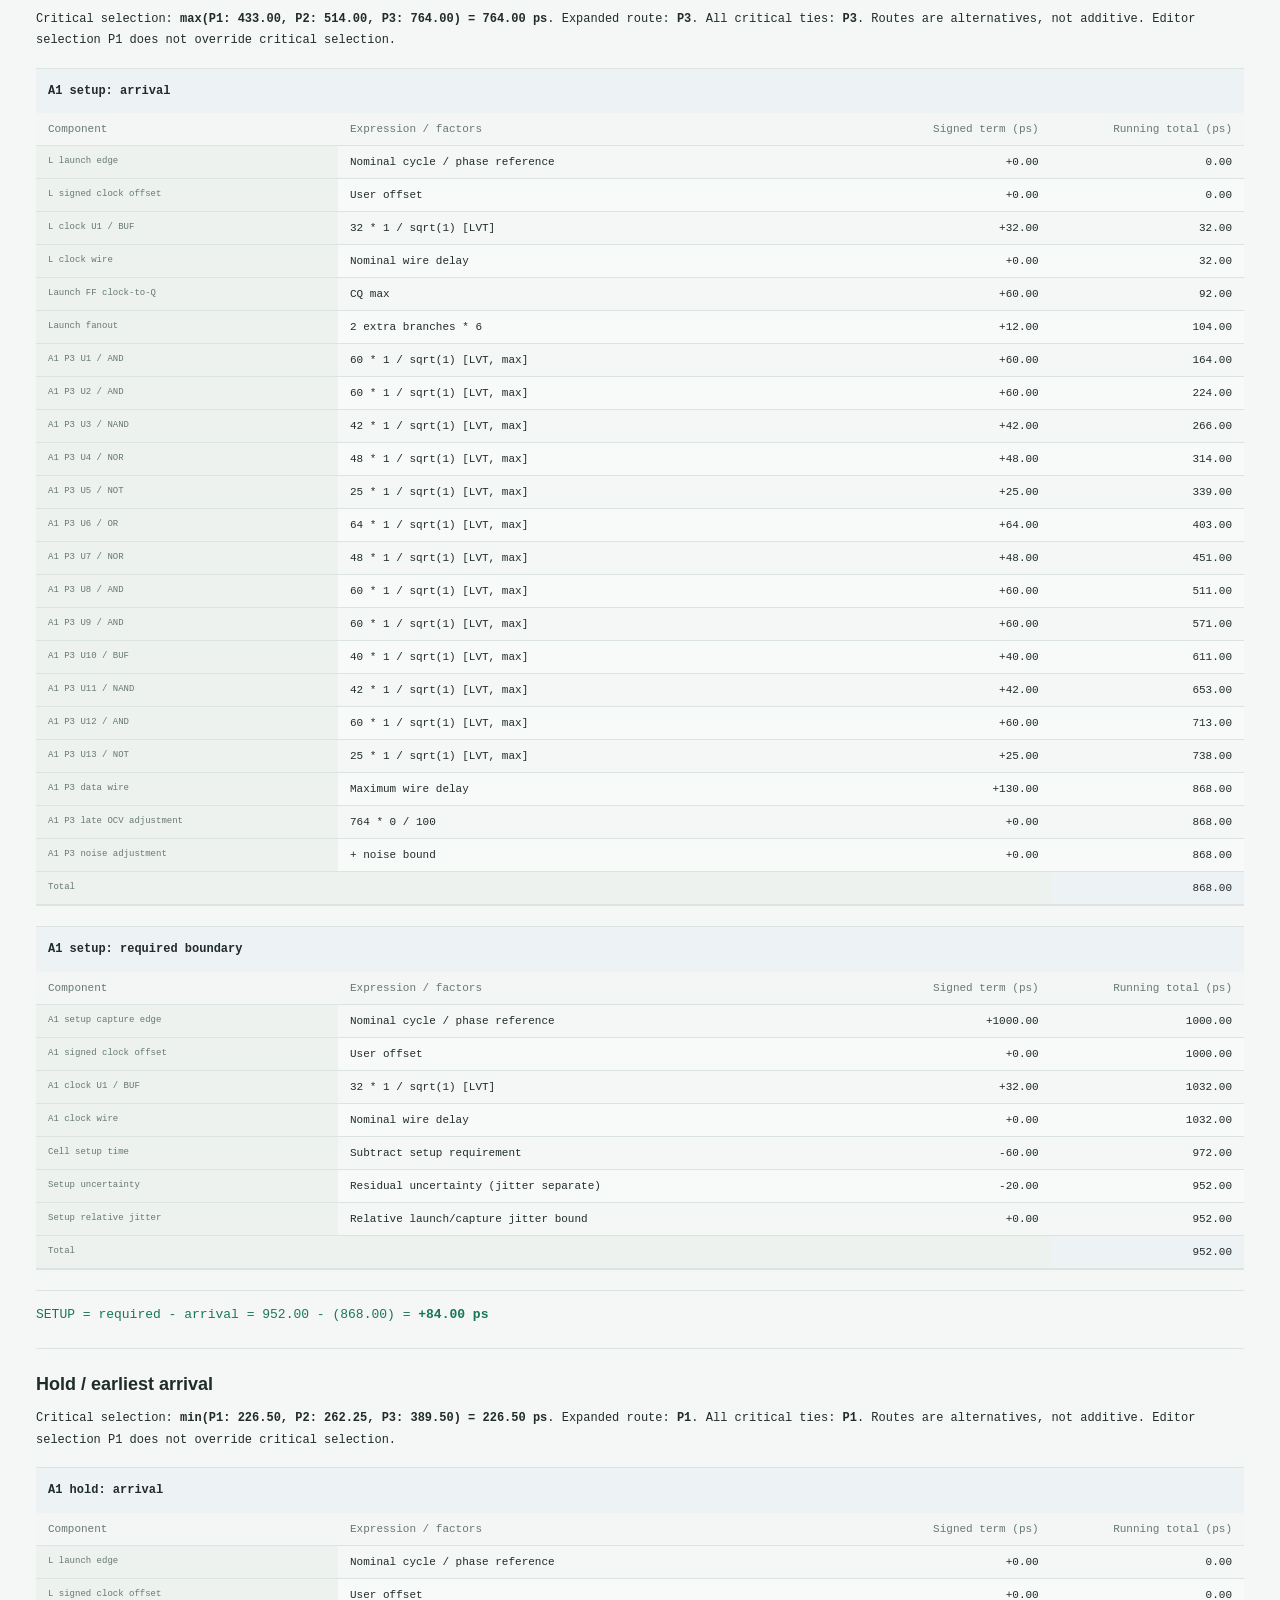
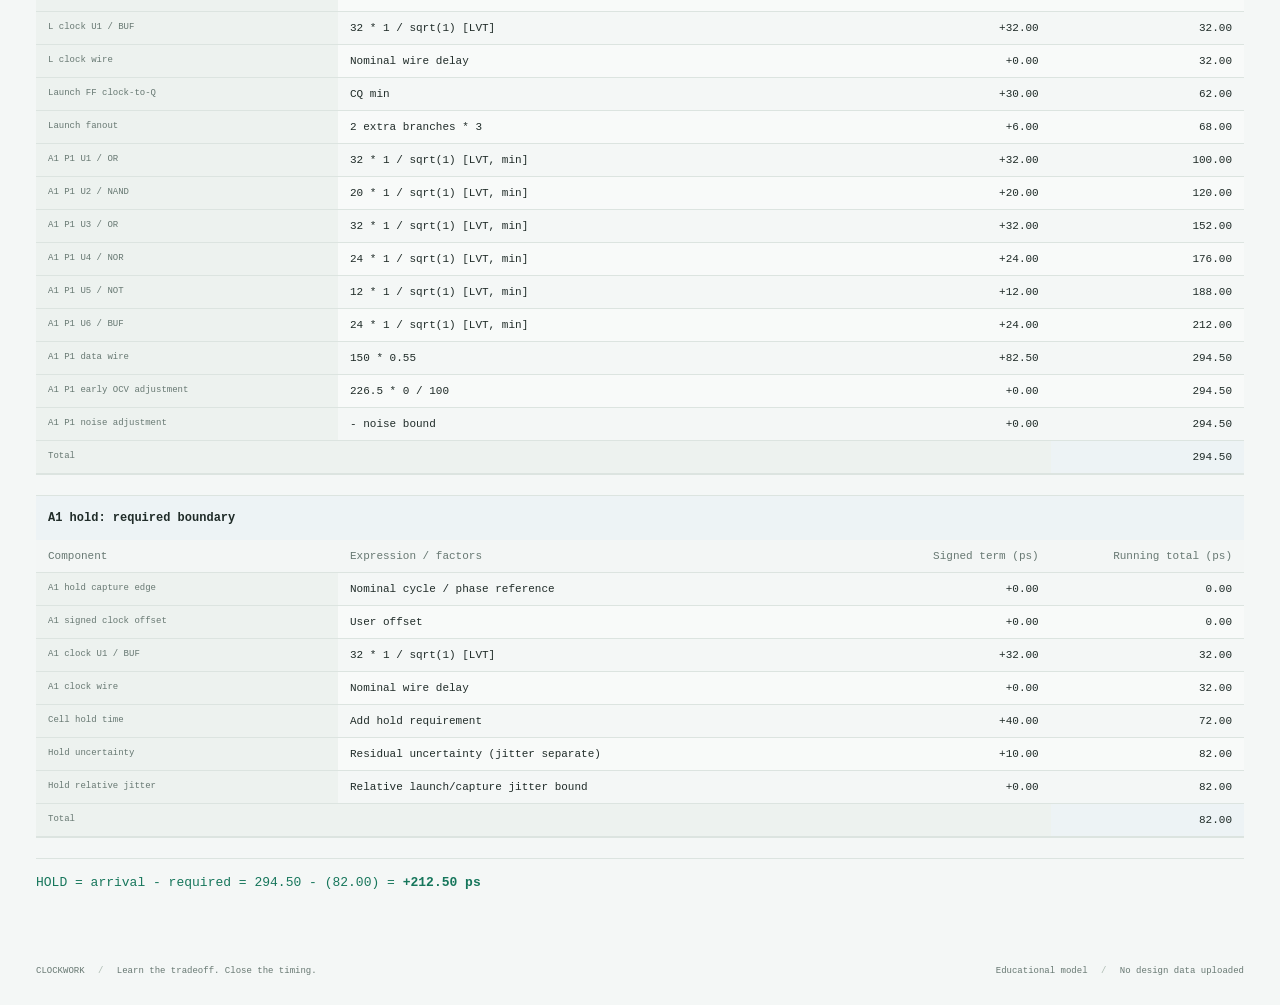
<file: v4/index.html>
<!doctype html>
<html lang="en">
<head>
  <meta charset="utf-8">
  <meta name="viewport" content="width=device-width, initial-scale=1">
  <meta name="theme-color" content="#16765b">
  <title>Clockwork V4 | Clock Edges and Timing Arithmetic</title>
  <link rel="stylesheet" href="../style.css">
  <link rel="stylesheet" href="../v2/style.css">
  <link rel="stylesheet" href="../v3/style.css">
  <link rel="stylesheet" href="style.css">
  <script src="../timing.js"></script>
  <script>window.ClockworkSTA = window.Timing;</script>
  <script src="../v2/timing.js"></script>
  <script src="../v3/timing.js"></script>
  <script src="timing.js"></script>
  <script src="app.js" defer></script>
</head>
<body>
  <header class="topbar">
    <a class="brand" href="index.html" aria-label="Clockwork V4 home"><span class="brand-mark" aria-hidden="true">C<span></span></span><span>CLOCKWORK V4<small>CLOCK EDGE TIMING LAB</small></span></a>
    <nav class="mode-switch" aria-label="Play mode">
      <button class="active" data-mode="sandbox" aria-pressed="true">Sandbox</button>
      <button data-mode="challenge" aria-pressed="false">Challenges <span class="count">5</span></button>
    </nav>
    <div class="top-actions"><a href="../v2/index.html" class="version-link">Version 2</a><a href="../v3/index.html" class="version-link">Version 3</a><button id="reset" class="icon-button" title="Reset V4 with new random paths" aria-label="Reset V4 circuit">&#8634;</button></div>
  </header>

  <main>
    <section class="page-heading">
      <div><p class="eyebrow">VERSION 04 / PHYSICAL EDGES</p><h1>Clock edges and timing arithmetic</h1><p class="subheading">Setup: required - latest arrival. Hold: earliest arrival - required.</p></div>
      <div class="heading-actions"><span id="save-status">Sandbox autosaved</span><button id="undo" class="quiet-button" title="Undo last change">&#8617; Undo</button><button id="pulse" class="primary-button"><span aria-hidden="true">&#9654;</span> Launch pulse</button></div>
    </section>

    <section id="mission" class="mission" hidden aria-label="Current challenge">
      <div class="mission-top"><div><p class="eyebrow" id="mission-number"></p><h2 id="mission-title"></h2></div><div class="mission-navigation"><button id="previous-mission" class="icon-button" aria-label="Previous challenge">&#8592;</button><select id="mission-select" aria-label="Choose challenge"></select><button id="next-mission" class="icon-button" aria-label="Next challenge">&#8594;</button></div></div>
      <p id="mission-goal"></p><div class="mission-bottom"><span id="mission-status" role="status"></span><span id="moves"></span><button id="hint-button" class="quiet-button">Reveal hint</button></div><p id="hint" hidden></p>
    </section>

    <section class="scoreboard" aria-label="Timing summary">
      <div class="score-item"><span>WORST SETUP SLACK</span><strong id="worst-setup"></strong><small>Latest arrival vs. deadline</small></div>
      <div class="score-item"><span>WORST HOLD SLACK</span><strong id="worst-hold"></strong><small>Earliest arrival vs. hold limit</small></div>
      <div class="score-item"><span>TIMING CHECKS</span><strong id="checks"></strong><small id="check-caption"></small></div>
      <div class="score-item clock-score"><span>CLOCK PERIOD</span><strong id="period-display"></strong><small id="frequency"></small></div>
    </section>

    <div class="workbench">
      <div class="visual-column">
        <section class="circuit-section" aria-label="Interactive circuit">
          <div class="section-bar"><div><span class="section-index">01</span><h2>The circuit</h2></div><div class="circuit-toolbar"><label for="fanout">Fanout</label><select id="fanout"><option value="2">2 branches</option><option value="3" selected>3 branches</option><option value="4">4 branches</option></select></div></div>
          <div class="circuit-legend"><span><i class="legend-line setup-route"></i>S: Setup critical</span><span><i class="legend-line hold-route"></i>H: Hold critical</span><span><i class="legend-clock"></i>Clock</span><span><i class="legend-dot fail"></i>Violation</span><span class="unit">ROUTE DELAYS: MIN / MAX ps</span></div>
          <div class="circuit-scroll"><svg id="circuit" viewBox="0 0 920 400" role="group" aria-label="Launch flip-flop, capture flip-flops and latches, next-stage flip-flops, and clock distribution with editable delay blocks"></svg></div>
          <div id="circuit-footer" class="circuit-footer"></div>
        </section>

        <section class="timeline-section" aria-label="Timing waveforms">
          <div class="section-bar"><div><span class="section-index">02</span><h2>Race to the edge</h2></div><div class="segmented" aria-label="Check type"><button class="active" data-check="setup" aria-pressed="true">Setup / max</button><button data-check="hold" aria-pressed="false">Hold / min</button></div></div>
          <div class="timeline-caption"><strong id="timeline-title"></strong><span id="timeline-badge" class="badge"></span></div>
          <div class="timeline-scroll"><svg id="timeline" viewBox="0 0 900 246" role="img" aria-label="Launch and capture clock waveforms with data arrival and timing margin"></svg></div>
          <div class="timeline-key"><span><i class="key-swatch arrival"></i>Data arrival</span><span><i class="key-swatch deadline"></i>Required boundary</span><span><i class="key-swatch aperture"></i>Setup + hold aperture</span></div>
          <div id="equation" class="equation"></div>
        </section>

        <section class="path-table-section" aria-label="All path checks">
          <div class="section-bar"><div><span class="section-index">03</span><h2>Path scoreboard</h2></div><span class="unit">NEGATIVE SLACK = VIOLATION</span></div>
          <div class="table-scroll"><table><thead><tr><th>Path</th><th>Type</th><th>Setup</th><th>Hold</th><th>Borrowed</th><th>Status</th></tr></thead><tbody id="path-table"></tbody></table></div>
        </section>
      </div>

      <aside class="controls" aria-label="Timing controls">
        <div class="controls-heading"><div><p class="eyebrow">ON THE WORKBENCH</p><h2 id="selected-title">Path A / Stage 1</h2></div><span class="selected-tag" id="selected-tag">A1</span></div>
        <div class="path-selector"><label>Branch<select id="branch-select"></select></label><label>Stage<select id="stage-select"><option value="input">1 / Launch to capture</option><option value="output">2 / Capture to next</option></select></label></div>
        <div class="control-group parallel-controls"><div class="group-title"><h3>Parallel routes</h3><span>3 PATHS</span></div><div id="route-summary"></div><div class="route-actions"><label for="route-select">Edit route<select id="route-select"><option value="0">P1</option><option value="1">P2</option><option value="2">P3</option></select></label><button id="randomize-paths" class="quiet-button" title="Generate three new routes for this stage">&#8635; Randomize 3 paths</button></div><output id="critical-summary" class="critical-summary" aria-live="polite"></output></div>
        <div class="control-group"><div class="group-title"><h3>Capture element &amp; clocks</h3><span id="element-name"></span></div><div id="kind-control" class="segmented full"><button data-kind="ff">Flip-flop</button><button data-kind="latch">Low-level latch</button></div><div class="range-field phase-control"><label for="next-phase">Selected branch / second FF phase</label><select id="next-phase" data-scope="branch" data-key="nextPhase"><option value="0">Same phase / 0 deg</option><option value="180">Opposite phase / 180 deg</option></select></div><div class="chain-actions"><button id="expand-launch" class="quiet-button">Launch clock chain</button><button id="expand-capture" class="quiet-button">Capture clock chain</button></div><div id="skew-control"></div><div class="skew-scale"><span>Earlier / negative offset</span><span>Later / positive offset</span></div><output id="relative-skew" class="clock-skew-readout" aria-live="polite"></output><p class="clock-offset-note">Clock latency = buffer chain + clock wire + signed offset. Skew = capture latency - launch latency. Phase sets the nominal cycle edge, not latency or skew.</p></div>
        <div class="control-group"><div class="group-title"><h3>Data cells</h3><span id="delay-summary"></span></div><button id="expand-data" class="primary-button full-width">Expand data path</button><div id="path-controls"></div><div class="buffer-control"><div><label>BUF cells</label><small>Individual size / VT in expanded path</small></div><div class="stepper"><button id="remove-buffer" aria-label="Remove last data buffer" title="Remove last data buffer">&#8722;</button><output id="buffer-count">0</output><button id="add-buffer" aria-label="Add data buffer" title="Add data buffer">+</button></div></div><div class="two-controls"><label>All cells / drive<select id="drive-size"><option value="mixed" disabled>Mixed</option><option value="0.5">0.5x</option><option value="1">1x</option><option value="1.5">1.5x</option><option value="2">2x</option><option value="3">3x</option><option value="4">4x</option></select></label><label>All cells / VT<select id="vt"><option value="mixed" disabled>Mixed</option><option>HVT</option><option>SVT</option><option>LVT</option><option>ULVT</option></select></label></div></div>
        <details class="control-group" open><summary>Clock &amp; margins <span class="scope">GLOBAL</span></summary><div id="clock-controls"></div></details>
        <details class="control-group"><summary>Noise &amp; variation <span class="scope">GLOBAL</span></summary><div id="noise-controls"></div></details>
        <details class="control-group" open><summary>Time borrowing <span class="scope">LATCHES</span></summary><label class="toggle-row" for="borrowing"><span>Allow borrowing</span><input id="borrowing" type="checkbox" checked role="switch"></label><div id="borrow-control"></div><div id="borrow-meter" class="borrow-meter"></div></details>
        <details class="control-group"><summary>Sequential cell timing <span class="scope">GLOBAL</span></summary><div id="cell-controls"></div></details>
      </aside>
    </div>

    <section class="explanation" aria-label="Live timing explanation">
      <div class="explanation-header"><div><p class="eyebrow">THE WHY BEHIND THE NUMBERS</p><h2 id="explanation-title">A little delay changes everything.</h2></div><span class="live-label"><i></i>LIVE ANALYSIS</span></div>
      <div id="explanation-content" class="explanation-grid" aria-live="polite"></div>
      <div id="parallel-explanation" class="parallel-explanation" aria-live="polite"></div>
      <div class="last-change" id="last-change" role="status"></div>
      <details class="model-notes"><summary>Model assumptions &amp; source reading</summary><div class="notes-grid">
        <div><h3>Clock edges &amp; uncertainty</h3><p>Source FF launches at nominal 0. First FF setup is T, hold is 0. A LOW-LEVEL latch has gate HIGH from 0 to T/2 and LOW (active) from T/2 to T: falling edge opens, rising edge closes. Its setup uses closing T; hold uses previous closing 0. Add each endpoint's own latency to every nominal edge.</p><p>After a first FF, same-phase second FF setup is 2T and hold is T; the first FF relaunches at T. After a latch, same-phase second FF setup is T and hold is 0 because data passes during transparency. Opposite-phase second FF setup is 1.5T and hold is 0.5T for either source. Phase is independent per branch. Latency = signed offset + clock wire + clock BUF sum; phase is not skew.</p><p>Setup margin = setup uncertainty + relative inter-cycle jitter. Hold margin = hold uncertainty + relative same-edge jitter. Jitter is a launch/capture difference bound, not RMS. Do not include it again inside residual uncertainty.</p></div>
        <div><h3>Illustrative cell library</h3><p>At LVT / 1x, min/max delay: BUF 24/40, AND 30/60, OR 32/64, NAND 20/42, NOR 24/48, NOT 12/25 ps. Every cell scales by VT / sqrt(size): HVT 1.24, SVT 1.12, LVT 1, ULVT 0.82. Clock BUF nominal delay is 32 ps before scaling. No clock OCV or CPPR is modelled.</p><p>Data minimum wire delay is 55% of maximum. OCV and noise apply after summing cells and wire; early delay is clamped to zero. Fanout adds 3/6 ps min/max per extra branch. Gates are sensitized timing arcs, not a Boolean simulator or a function-preserving ECO. Reordering cells leaves this additive model unchanged. No slew/load lookup, actual RC, metastability or pulse-width analysis.</p><p>Latch transfer is the educational approximation max(open, A) + DQ; opening CQ and transparent DQ are not separate arcs. Intended cycles stay fixed: missed captures are not repaired by cycle re-pairing. Borrowing disabled imposes zero borrow, not an edge-triggered latch. Upstream failures make downstream results provisional. Educational model, not signoff STA.</p></div>
        <div><h3>Source reading</h3><ul><li><a href="https://www.vlsi-expert.com/2011/04/static-timing-analysis-sta-basic-part3a.html" target="_blank" rel="noopener noreferrer">Part 3a: Setup and hold</a></li><li><a href="https://www.vlsi-expert.com/2011/04/static-timing-analysis-sta-basic-part3b.html" target="_blank" rel="noopener noreferrer">Part 3b: Timing violations</a></li><li><a href="https://www.vlsi-expert.com/2011/03/static-timing-analysis-sta-basic-part2.html" target="_blank" rel="noopener noreferrer">Part 2: Time borrowing</a></li></ul><p>V4 storage is separate from Versions 1, 2 and 3. Challenges retain the legacy opposite-phase configuration.</p></div>
      </div></details>
    </section>
    <section id="calculations" class="calculations" aria-labelledby="calculation-title">
      <div class="section-bar"><div><span class="section-index">04</span><h2 id="calculation-title">Component calculations</h2></div></div>
      <p class="rounding-notice">All values are ps. Display rounded to 2 decimals; expressions, engine arithmetic and running totals retain full precision. Rounded rows may not sum exactly; hover a numeric value for its unrounded value.</p>
      <div id="calculation-context"></div>
      <div id="calculation-details"></div>
    </section>
    <footer><span>CLOCKWORK <span class="footer-dot">/</span> Learn the tradeoff. Close the timing.</span><span>Educational model <span class="footer-dot">/</span> No design data uploaded</span></footer>
  </main>
  <dialog id="path-editor" aria-labelledby="editor-title">
    <header class="editor-header"><div><p class="eyebrow" id="editor-eyebrow"></p><h2 id="editor-title"></h2></div><div class="editor-actions"><button id="editor-undo" class="icon-button" title="Undo edit" aria-label="Undo edit">&#8617;</button><button id="close-editor" class="icon-button" title="Collapse path" aria-label="Collapse path">&#215;</button></div></header>
    <div class="editor-metrics" id="editor-metrics" aria-live="polite"></div>
    <div id="editor-parallel" class="editor-parallel"><div class="route-actions"><label for="editor-route-select">Edit route<select id="editor-route-select"><option value="0">P1</option><option value="1">P2</option><option value="2">P3</option></select></label><span>STAGE TIMING: ENVELOPE OF ALL THREE ROUTES</span></div><div id="editor-route-summary"></div></div>
    <div class="expanded-scroll"><svg id="expanded-chain" role="group" aria-label="Expanded editable cell chain"></svg></div>
    <div class="cell-palette"><label>Insert cell<select id="new-cell-type"></select></label><button id="insert-cell" class="primary-button">+ Add cell</button><label class="editor-wire-label">Path wire delay (ps)<input id="editor-wire" type="number" min="0" max="600" step="5"></label><span id="cell-count" class="unit"></span></div>
    <div class="cell-list" id="cell-list"></div>
    <div class="editor-analysis" id="editor-analysis" aria-live="polite"></div>
    <footer class="editor-footer"><span>Per-cell illustrative delays / LVT default</span><span>Gate chain: sensitized timing arcs, not Boolean simulation</span></footer>
  </dialog>
</body>
</html>
</file>
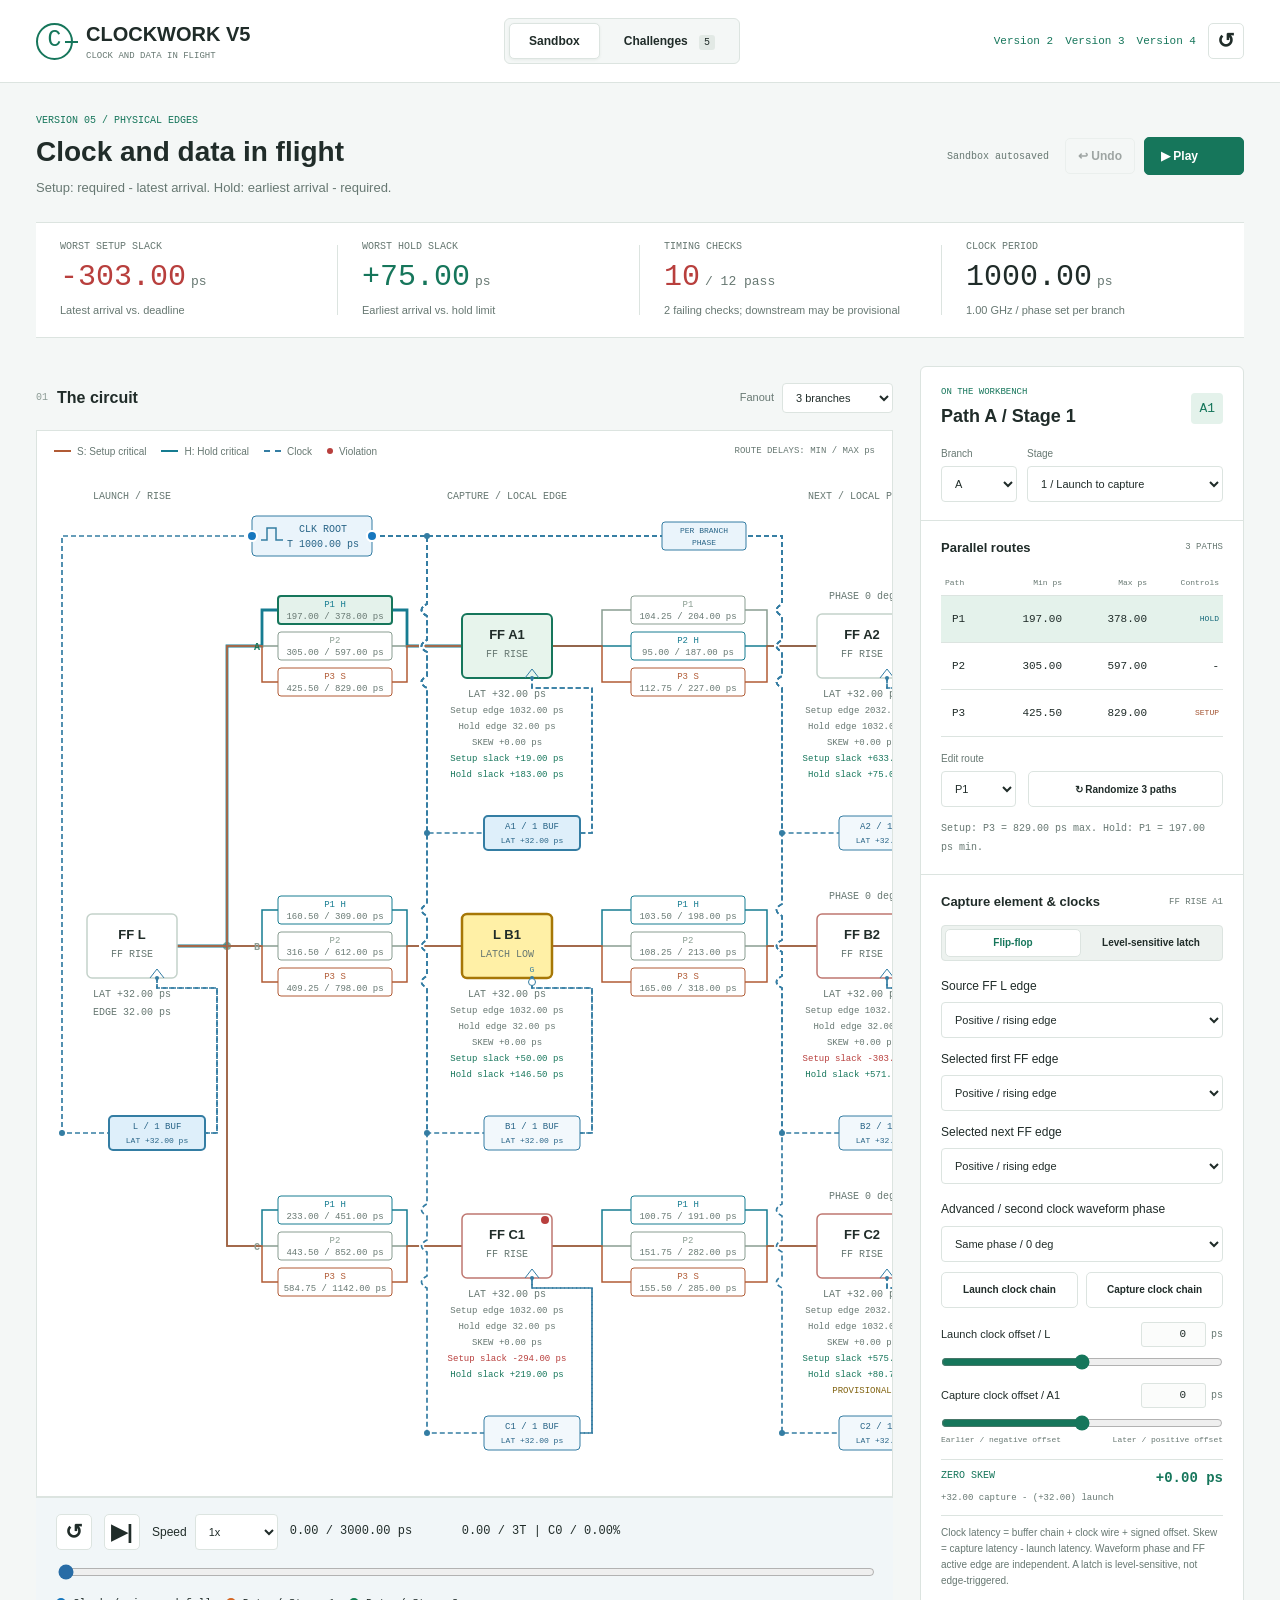
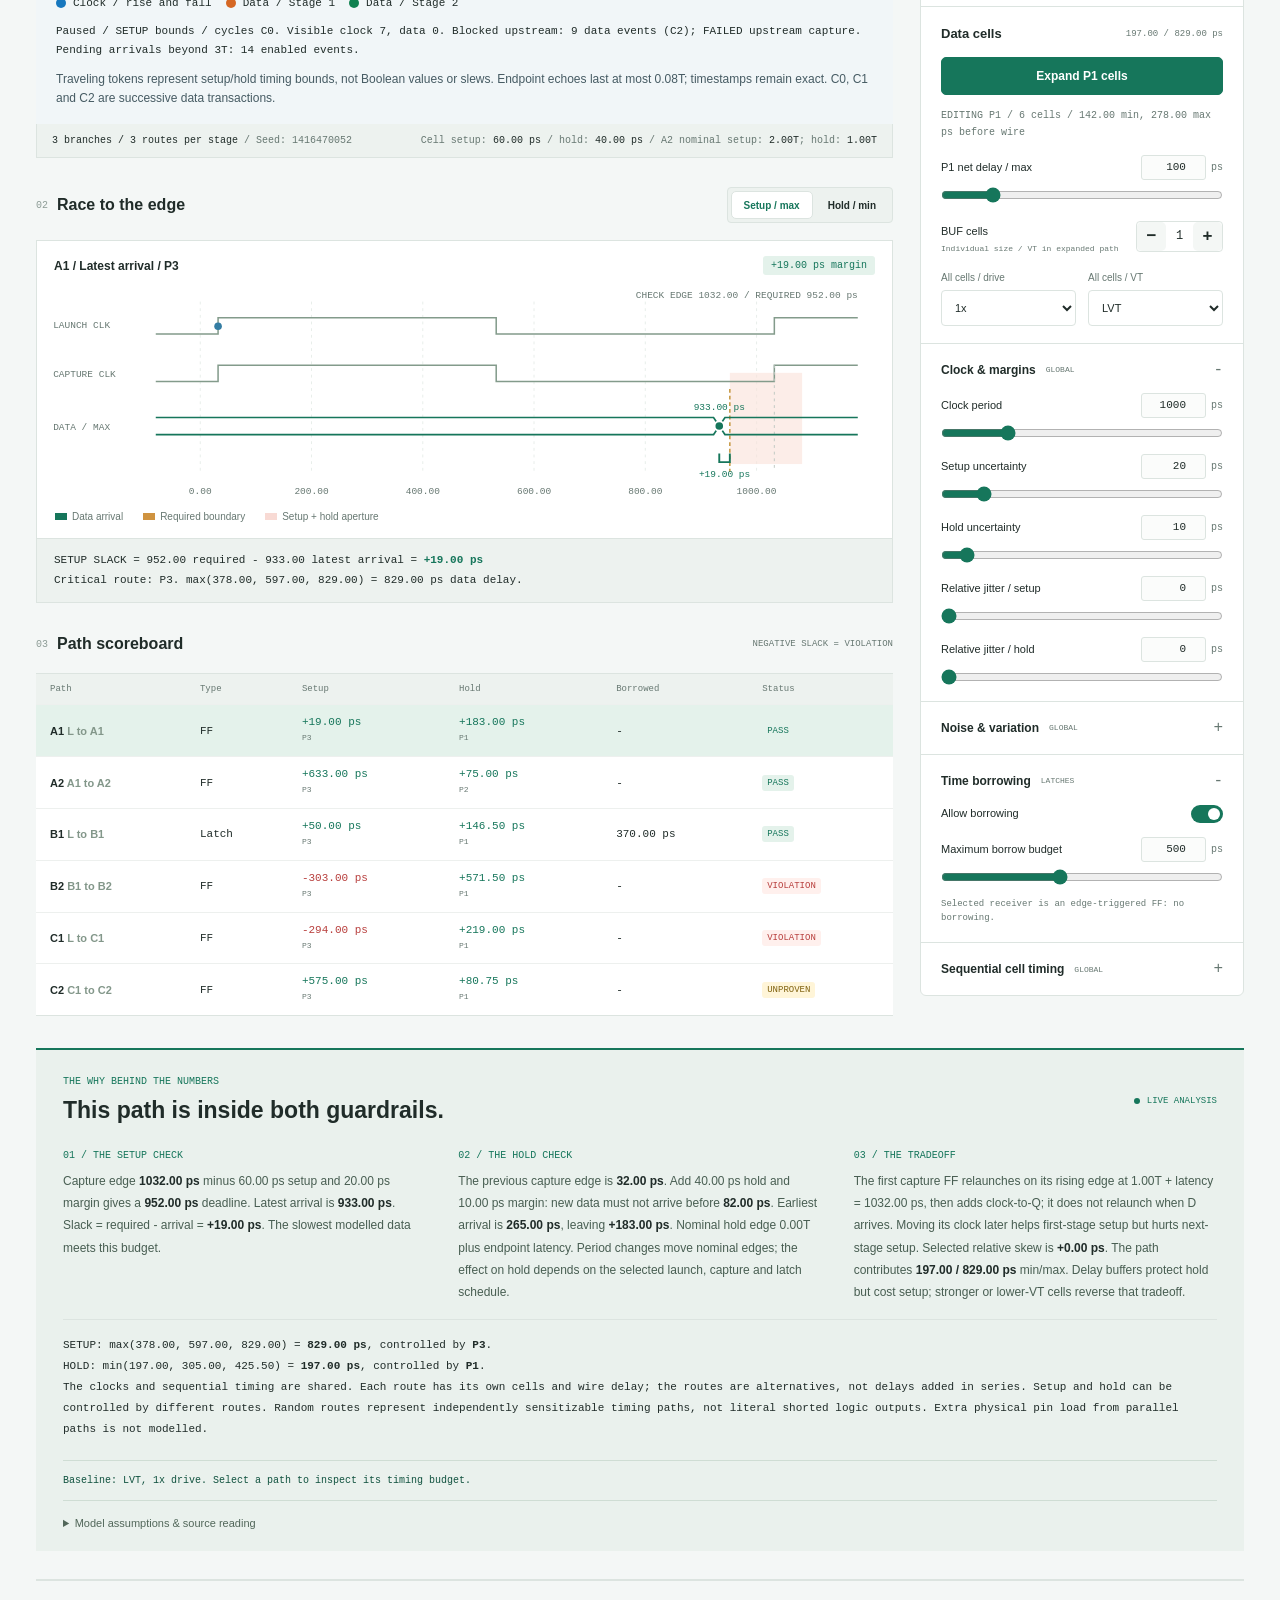
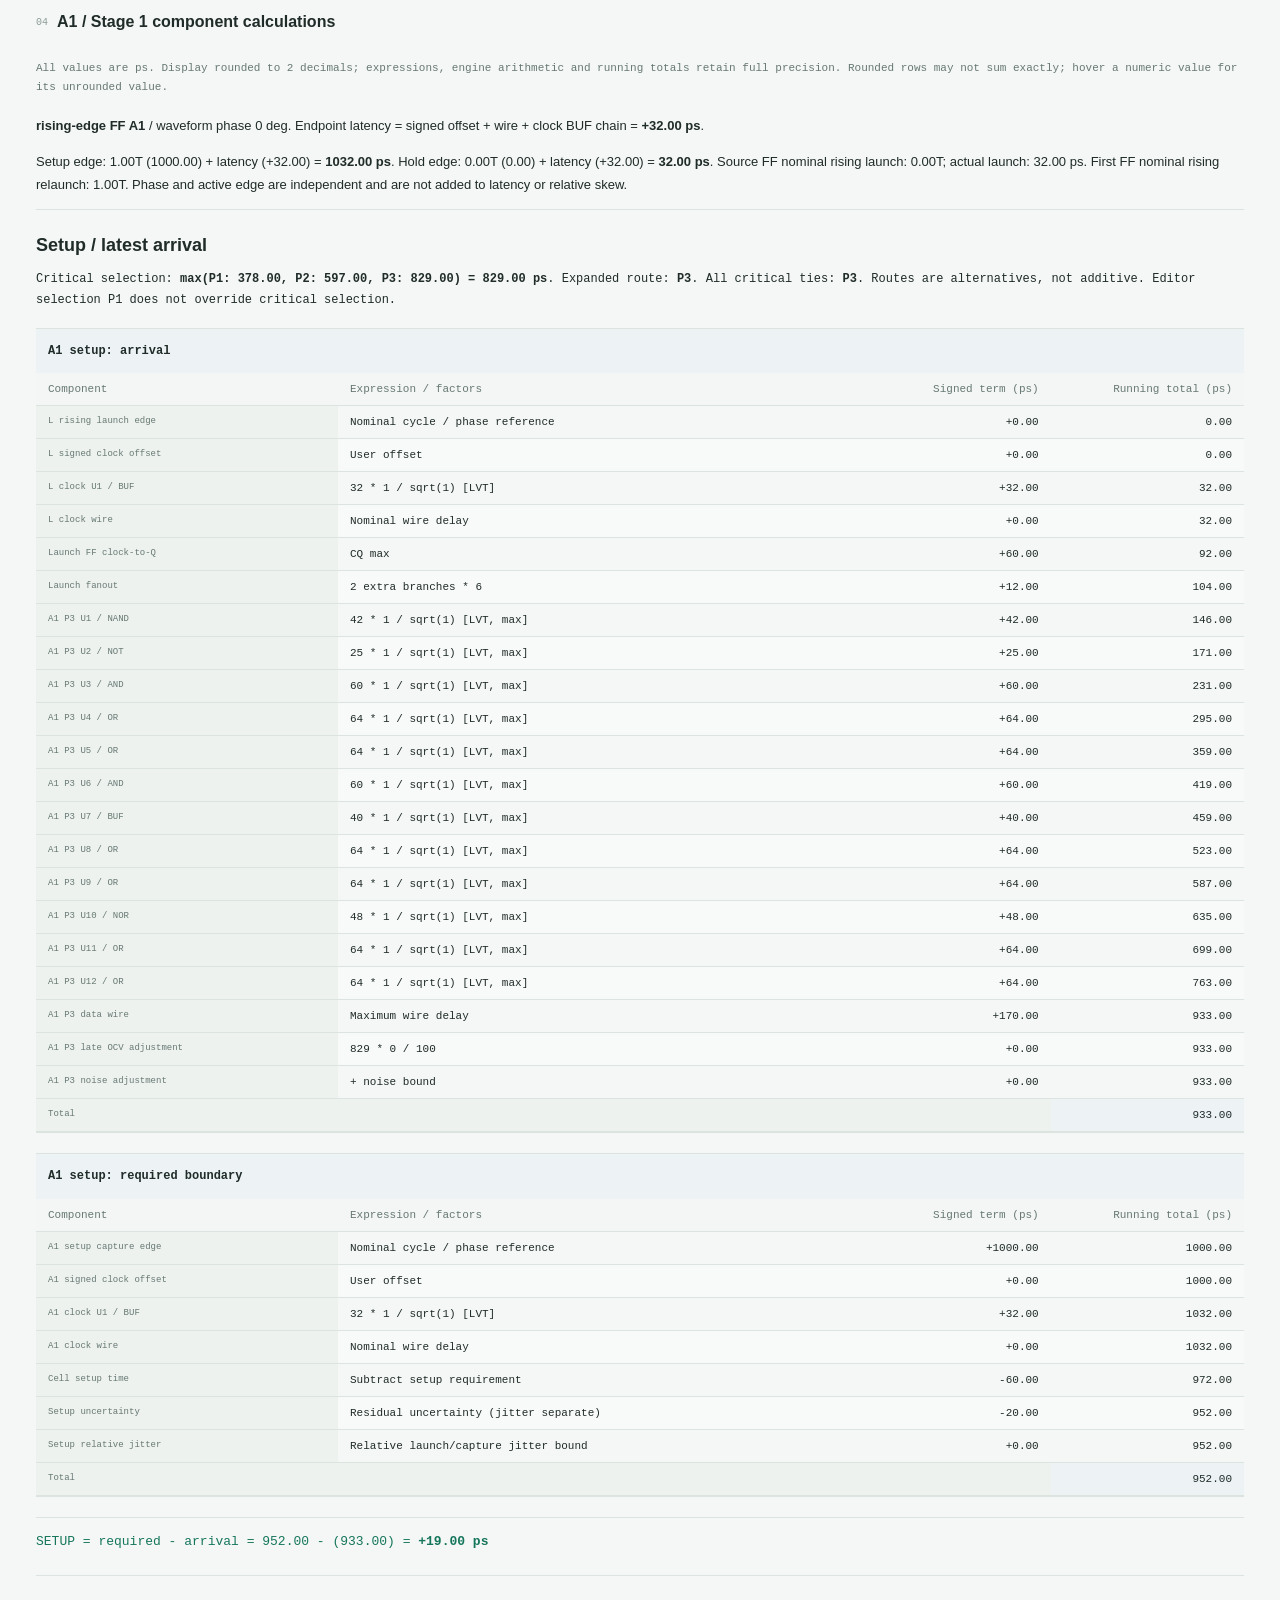
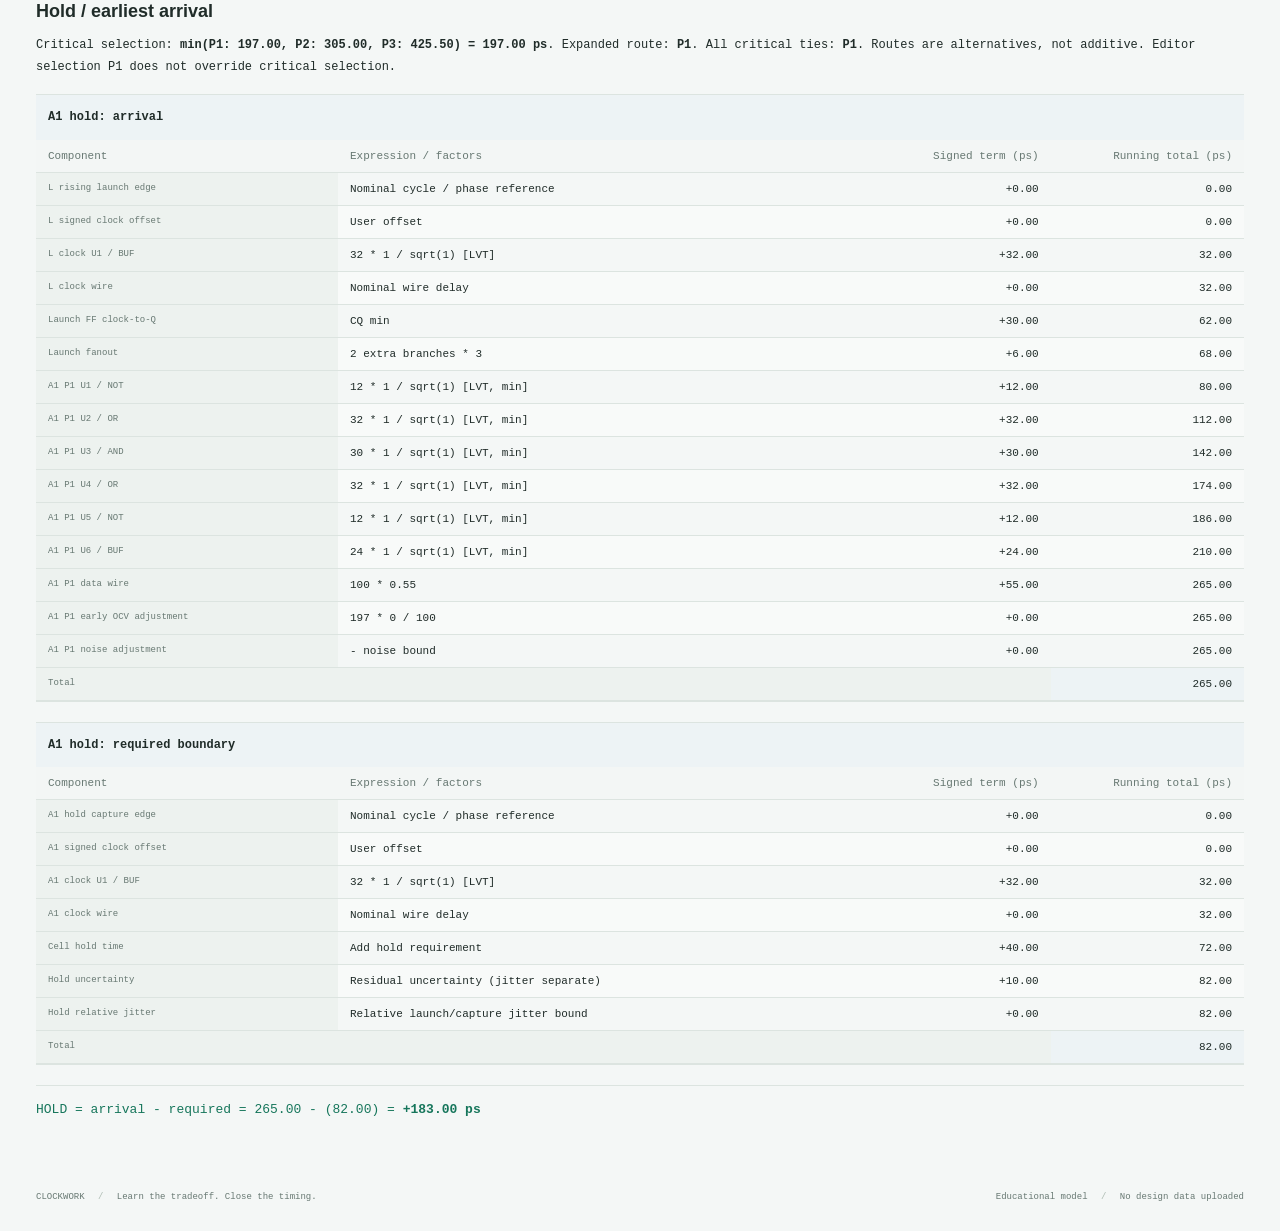
<file: v5/index.html>
<!doctype html>
<html lang="en">
<head>
  <meta charset="utf-8">
  <meta name="viewport" content="width=device-width, initial-scale=1">
  <meta name="theme-color" content="#16765b">
  <title>Clockwork V5 | Clock and Data in Flight</title>
  <link rel="stylesheet" href="../style.css">
  <link rel="stylesheet" href="../v2/style.css">
  <link rel="stylesheet" href="../v3/style.css">
  <link rel="stylesheet" href="../v4/style.css">
  <link rel="stylesheet" href="style.css">
  <script src="../timing.js"></script>
  <script>window.ClockworkSTA = window.Timing;</script>
  <script src="../v2/timing.js"></script>
  <script src="../v3/timing.js"></script>
  <script src="../v4/timing.js"></script>
  <script src="timing.js"></script>
  <script src="app.js" defer></script>
</head>
<body>
  <header class="topbar">
    <a class="brand" href="index.html" aria-label="Clockwork V5 home"><span class="brand-mark" aria-hidden="true">C<span></span></span><span>CLOCKWORK V5<small>CLOCK AND DATA IN FLIGHT</small></span></a>
    <nav class="mode-switch" aria-label="Play mode">
      <button class="active" data-mode="sandbox" aria-pressed="true">Sandbox</button>
      <button data-mode="challenge" aria-pressed="false">Challenges <span class="count">5</span></button>
    </nav>
    <div class="top-actions"><a href="../v2/index.html" class="version-link">Version 2</a><a href="../v3/index.html" class="version-link">Version 3</a><a href="../v4/index.html" class="version-link">Version 4</a><button id="reset" class="icon-button" title="Reset V5 with new random paths" aria-label="Reset V5 circuit">&#8634;</button></div>
  </header>

  <main>
    <section class="page-heading">
      <div><p class="eyebrow">VERSION 05 / PHYSICAL EDGES</p><h1>Clock and data in flight</h1><p class="subheading">Setup: required - latest arrival. Hold: earliest arrival - required.</p></div>
      <div class="heading-actions"><span id="save-status">Sandbox autosaved</span><button id="undo" class="quiet-button" title="Undo last change">&#8617; Undo</button><button id="pulse" class="primary-button" aria-pressed="false" title="Play timing at six real seconds per period">&#9654; Play</button></div>
    </section>

    <section id="mission" class="mission" hidden aria-label="Current challenge">
      <div class="mission-top"><div><p class="eyebrow" id="mission-number"></p><h2 id="mission-title"></h2></div><div class="mission-navigation"><button id="previous-mission" class="icon-button" aria-label="Previous challenge">&#8592;</button><select id="mission-select" aria-label="Choose challenge"></select><button id="next-mission" class="icon-button" aria-label="Next challenge">&#8594;</button></div></div>
      <p id="mission-goal"></p><div class="mission-bottom"><span id="mission-status" role="status"></span><span id="moves"></span><button id="hint-button" class="quiet-button">Reveal hint</button></div><p id="hint" hidden></p>
    </section>

    <section class="scoreboard" aria-label="Timing summary">
      <div class="score-item"><span>WORST SETUP SLACK</span><strong id="worst-setup"></strong><small>Latest arrival vs. deadline</small></div>
      <div class="score-item"><span>WORST HOLD SLACK</span><strong id="worst-hold"></strong><small>Earliest arrival vs. hold limit</small></div>
      <div class="score-item"><span>TIMING CHECKS</span><strong id="checks"></strong><small id="check-caption"></small></div>
      <div class="score-item clock-score"><span>CLOCK PERIOD</span><strong id="period-display"></strong><small id="frequency"></small></div>
    </section>

    <div class="workbench">
      <div class="visual-column">
        <section class="circuit-section" aria-label="Interactive circuit">
          <div class="section-bar"><div><span class="section-index">01</span><h2>The circuit</h2></div><div class="circuit-toolbar"><label for="fanout">Fanout</label><select id="fanout"><option value="2">2 branches</option><option value="3" selected>3 branches</option><option value="4">4 branches</option></select></div></div>
          <div class="circuit-legend"><span><i class="legend-line setup-route"></i>S: Setup critical</span><span><i class="legend-line hold-route"></i>H: Hold critical</span><span><i class="legend-clock"></i>Clock</span><span><i class="legend-dot fail"></i>Violation</span><span class="unit">ROUTE DELAYS: MIN / MAX ps</span></div>
          <div class="circuit-scroll"><svg id="circuit" viewBox="0 0 920 400" role="group" aria-label="Launch flip-flop, capture flip-flops and latches, next-stage flip-flops, and clock distribution with editable delay blocks"></svg></div>
          <div class="playback-panel" aria-label="Three-period timing playback">
            <div class="playback-toolbar">
              <button id="playback-restart" class="icon-button" title="Restart at 0 ps, paused" aria-label="Restart playback">&#8634;</button>
              <button id="playback-step" class="icon-button" title="Step forward T/20 in picoseconds" aria-label="Step forward T/20">&#9654;|</button>
              <label>Speed<select id="playback-speed" title="1x = six real seconds per clock period"><option value="0.25">0.25x</option><option value="0.5">0.5x</option><option value="1" selected>1x</option><option value="2">2x</option></select></label>
              <output id="playback-time" title="Simulation time in picoseconds">0 / 0 ps</output><output id="playback-phase"></output>
            </div>
            <input id="playback-scrub" type="range" min="0" max="1" value="0" step="any" aria-label="Simulation time in picoseconds" title="Scrub 0 to 3T; pauses playback">
            <div class="playback-legend"><span><i class="token-key clock-token"></i>Clock / rise and fall</span><span><i class="token-key input-token"></i>Data / Stage 1</span><span><i class="token-key output-token"></i>Data / Stage 2</span></div>
            <output id="playback-status" role="status" aria-live="polite"></output>
            <p id="reduced-motion-note" hidden>Reduced motion: automatic animation is disabled. Step and scrub remain available.</p>
            <p class="playback-note">Traveling tokens represent setup/hold timing bounds, not Boolean values or slews. Endpoint echoes last at most 0.08T; timestamps remain exact. C0, C1 and C2 are successive data transactions.</p>
          </div>
          <div id="circuit-footer" class="circuit-footer"></div>
        </section>

        <section class="timeline-section" aria-label="Timing waveforms">
          <div class="section-bar"><div><span class="section-index">02</span><h2>Race to the edge</h2></div><div class="segmented" aria-label="Check type"><button class="active" data-check="setup" aria-pressed="true">Setup / max</button><button data-check="hold" aria-pressed="false">Hold / min</button></div></div>
          <div class="timeline-caption"><strong id="timeline-title"></strong><span id="timeline-badge" class="badge"></span></div>
          <div class="timeline-scroll"><svg id="timeline" viewBox="0 0 900 246" role="img" aria-label="Launch and capture clock waveforms with data arrival and timing margin"></svg></div>
          <div class="timeline-key"><span><i class="key-swatch arrival"></i>Data arrival</span><span><i class="key-swatch deadline"></i>Required boundary</span><span><i class="key-swatch aperture"></i>Setup + hold aperture</span></div>
          <div id="equation" class="equation"></div>
        </section>

        <section class="path-table-section" aria-label="All path checks">
          <div class="section-bar"><div><span class="section-index">03</span><h2>Path scoreboard</h2></div><span class="unit">NEGATIVE SLACK = VIOLATION</span></div>
          <div class="table-scroll"><table><thead><tr><th>Path</th><th>Type</th><th>Setup</th><th>Hold</th><th>Borrowed</th><th>Status</th></tr></thead><tbody id="path-table"></tbody></table></div>
        </section>
      </div>

      <aside class="controls" aria-label="Timing controls">
        <div class="controls-heading"><div><p class="eyebrow">ON THE WORKBENCH</p><h2 id="selected-title">Path A / Stage 1</h2></div><span class="selected-tag" id="selected-tag">A1</span></div>
        <div class="path-selector"><label>Branch<select id="branch-select"></select></label><label>Stage<select id="stage-select"><option value="input">1 / Launch to capture</option><option value="output">2 / Capture to next</option></select></label></div>
        <div class="control-group parallel-controls"><div class="group-title"><h3>Parallel routes</h3><span>3 PATHS</span></div><div id="route-summary"></div><div class="route-actions"><label for="route-select">Edit route<select id="route-select"><option value="0">P1</option><option value="1">P2</option><option value="2">P3</option></select></label><button id="randomize-paths" class="quiet-button" title="Generate three new routes for this stage">&#8635; Randomize 3 paths</button></div><output id="critical-summary" class="critical-summary" aria-live="polite"></output></div>
        <div class="control-group"><div class="group-title"><h3>Capture element &amp; clocks</h3><span id="element-name"></span></div><div id="kind-control" class="segmented full"><button data-kind="ff">Flip-flop</button><button data-kind="latch">Level-sensitive latch</button></div><div class="edge-controls">
          <label>Source FF L edge<select id="launch-edge" data-enum="launchEdge"><option value="rising">Positive / rising edge</option><option value="falling">Negative / falling edge</option></select></label>
          <label id="first-edge-control">Selected first FF edge<select id="first-edge" data-enum="firstEdge"><option value="rising">Positive / rising edge</option><option value="falling">Negative / falling edge</option></select></label>
          <label id="latch-level-control">Selected latch active level<select id="latch-level" data-enum="latchLevel"><option value="low">LOW transparent</option><option value="high">HIGH transparent</option></select></label>
          <label>Selected next FF edge<select id="next-edge" data-enum="nextEdge"><option value="rising">Positive / rising edge</option><option value="falling">Negative / falling edge</option></select></label>
        </div><div class="range-field phase-control"><label for="next-phase">Advanced / second clock waveform phase</label><select id="next-phase" data-scope="branch" data-key="nextPhase"><option value="0">Same phase / 0 deg</option><option value="180">Opposite phase / 180 deg</option></select></div><div class="chain-actions"><button id="expand-launch" class="quiet-button">Launch clock chain</button><button id="expand-capture" class="quiet-button">Capture clock chain</button></div><div id="skew-control"></div><div class="skew-scale"><span>Earlier / negative offset</span><span>Later / positive offset</span></div><output id="relative-skew" class="clock-skew-readout" aria-live="polite"></output><p class="clock-offset-note">Clock latency = buffer chain + clock wire + signed offset. Skew = capture latency - launch latency. Waveform phase and FF active edge are independent. A latch is level-sensitive, not edge-triggered.</p></div>
        <div class="control-group"><div class="group-title"><h3>Data cells</h3><span id="delay-summary"></span></div><button id="expand-data" class="primary-button full-width">Expand data path</button><div id="path-controls"></div><div class="buffer-control"><div><label>BUF cells</label><small>Individual size / VT in expanded path</small></div><div class="stepper"><button id="remove-buffer" aria-label="Remove last data buffer" title="Remove last data buffer">&#8722;</button><output id="buffer-count">0</output><button id="add-buffer" aria-label="Add data buffer" title="Add data buffer">+</button></div></div><div class="two-controls"><label>All cells / drive<select id="drive-size"><option value="mixed" disabled>Mixed</option><option value="0.5">0.5x</option><option value="1">1x</option><option value="1.5">1.5x</option><option value="2">2x</option><option value="3">3x</option><option value="4">4x</option></select></label><label>All cells / VT<select id="vt"><option value="mixed" disabled>Mixed</option><option>HVT</option><option>SVT</option><option>LVT</option><option>ULVT</option></select></label></div></div>
        <details class="control-group" open><summary>Clock &amp; margins <span class="scope">GLOBAL</span></summary><div id="clock-controls"></div></details>
        <details class="control-group"><summary>Noise &amp; variation <span class="scope">GLOBAL</span></summary><div id="noise-controls"></div></details>
        <details class="control-group" open><summary>Time borrowing <span class="scope">LATCHES</span></summary><label class="toggle-row" for="borrowing"><span>Allow borrowing</span><input id="borrowing" type="checkbox" checked role="switch"></label><div id="borrow-control"></div><div id="borrow-meter" class="borrow-meter"></div></details>
        <details class="control-group"><summary>Sequential cell timing <span class="scope">GLOBAL</span></summary><div id="cell-controls"></div></details>
      </aside>
    </div>

    <section class="explanation" aria-label="Live timing explanation">
      <div class="explanation-header"><div><p class="eyebrow">THE WHY BEHIND THE NUMBERS</p><h2 id="explanation-title">A little delay changes everything.</h2></div><span class="live-label"><i></i>LIVE ANALYSIS</span></div>
      <div id="explanation-content" class="explanation-grid" aria-live="polite"></div>
      <div id="parallel-explanation" class="parallel-explanation" aria-live="polite"></div>
      <div class="last-change" id="last-change" role="status"></div>
      <details class="model-notes"><summary>Model assumptions &amp; source reading</summary><div class="notes-grid">
        <div><h3>Clock edges &amp; uncertainty</h3><p id="schedule-notes"></p><p>Root clock rises at nominal 0 regardless of the source FF edge. The second clock rises at its independent waveform phase. Each endpoint adds its own signed offset, wire and BUF latency. LOW latches open on falling and close on rising; HIGH latches open on rising and close on falling. The selected level is transparent for half a period.</p><p>Setup margin = setup uncertainty + relative inter-cycle jitter. Hold margin = hold uncertainty + relative same-edge jitter. Jitter is a launch/capture difference bound, not RMS. Do not include it again inside residual uncertainty.</p></div>
        <div><h3>Illustrative cell library</h3><p>At LVT / 1x, min/max delay: BUF 24/40, AND 30/60, OR 32/64, NAND 20/42, NOR 24/48, NOT 12/25 ps. Every cell scales by VT / sqrt(size): HVT 1.24, SVT 1.12, LVT 1, ULVT 0.82. Clock BUF nominal delay is 32 ps before scaling. No clock OCV or CPPR is modelled.</p><p>Data minimum wire delay is 55% of maximum. OCV and noise apply after summing cells and wire; early delay is clamped to zero. Fanout adds 3/6 ps min/max per extra branch. Gates are sensitized timing arcs, not a Boolean simulator or a function-preserving ECO. Reordering cells leaves this additive model unchanged. No slew/load lookup, actual RC, metastability or pulse-width analysis.</p><p>Latch transfer is the educational approximation max(open, A) + DQ; opening CQ and transparent DQ are not separate arcs. Intended cycles stay fixed: missed captures are not repaired by cycle re-pairing. Borrowing disabled imposes zero borrow, not an edge-triggered latch. Upstream failures make downstream results provisional. Educational model, not signoff STA.</p></div>
        <div><h3>Source reading</h3><ul><li><a href="https://www.vlsi-expert.com/2011/04/static-timing-analysis-sta-basic-part3a.html" target="_blank" rel="noopener noreferrer">Part 3a: Setup and hold</a></li><li><a href="https://www.vlsi-expert.com/2011/04/static-timing-analysis-sta-basic-part3b.html" target="_blank" rel="noopener noreferrer">Part 3b: Timing violations</a></li><li><a href="https://www.vlsi-expert.com/2011/03/static-timing-analysis-sta-basic-part2.html" target="_blank" rel="noopener noreferrer">Part 2: Time borrowing</a></li></ul><p>V5 storage is separate from all older versions. Challenges lock the new edge/level controls and retain the V4 180-degree phase configuration and solutions.</p></div>
      </div></details>
    </section>
    <section id="calculations" class="calculations" aria-labelledby="calculation-title">
      <div class="section-bar"><div><span class="section-index">04</span><h2 id="calculation-title">Component calculations</h2></div></div>
      <p class="rounding-notice">All values are ps. Display rounded to 2 decimals; expressions, engine arithmetic and running totals retain full precision. Rounded rows may not sum exactly; hover a numeric value for its unrounded value.</p>
      <div id="calculation-context"></div>
      <div id="calculation-details"></div>
    </section>
    <footer><span>CLOCKWORK <span class="footer-dot">/</span> Learn the tradeoff. Close the timing.</span><span>Educational model <span class="footer-dot">/</span> No design data uploaded</span></footer>
  </main>
  <dialog id="path-editor" aria-labelledby="editor-title">
    <header class="editor-header"><div><p class="eyebrow" id="editor-eyebrow"></p><h2 id="editor-title"></h2></div><div class="editor-actions"><button id="editor-undo" class="icon-button" title="Undo edit" aria-label="Undo edit">&#8617;</button><button id="close-editor" class="icon-button" title="Collapse path" aria-label="Collapse path">&#215;</button></div></header>
    <div class="editor-metrics" id="editor-metrics" aria-live="polite"></div>
    <div id="editor-parallel" class="editor-parallel"><div class="route-actions"><label for="editor-route-select">Edit route<select id="editor-route-select"><option value="0">P1</option><option value="1">P2</option><option value="2">P3</option></select></label><span>STAGE TIMING: ENVELOPE OF ALL THREE ROUTES</span></div><div id="editor-route-summary"></div></div>
    <div class="expanded-scroll"><svg id="expanded-chain" role="group" aria-label="Expanded editable cell chain"></svg></div>
    <div class="cell-palette"><label>Insert cell<select id="new-cell-type"></select></label><button id="insert-cell" class="primary-button">+ Add cell</button><label class="editor-wire-label">Path wire delay (ps)<input id="editor-wire" type="number" min="0" max="600" step="5"></label><span id="cell-count" class="unit"></span></div>
    <div class="cell-list" id="cell-list"></div>
    <div class="editor-analysis" id="editor-analysis" aria-live="polite"></div>
    <footer class="editor-footer"><span>Per-cell illustrative delays / LVT default</span><span>Gate chain: sensitized timing arcs, not Boolean simulation</span></footer>
  </dialog>
</body>
</html>
</file>
<file: style.css>
@charset "UTF-8";
:root{--paper:#f4f7f6;--white:#fff;--ink:#202c29;--muted:#677872;--line:#dce4e0;--green:#16765b;--green-dark:#10523f;--green-soft:#e4f2eb;--red:#b83f3d;--red-soft:#fff0ed;--yellow:#e6b74d;--yellow-soft:#fff5d8;--mono:"SFMono-Regular",Consolas,"Liberation Mono",monospace;--sans:"Avenir Next","Trebuchet MS",sans-serif}
*{box-sizing:border-box;letter-spacing:0}body{margin:0;background:var(--paper);color:var(--ink);font-family:var(--sans);font-size:14px;line-height:1.5}button,input,select{font:inherit}button,select,input{accent-color:var(--green)}button,select{cursor:pointer}button{border:1px solid var(--line);background:white;color:var(--ink);border-radius:5px;font-weight:600;transition:background .15s,border-color .15s}button:hover{border-color:#809b8d;background:#f1f6f3}button:disabled{cursor:not-allowed;opacity:.4}button:focus-visible,a:focus-visible,select:focus-visible,input:focus-visible,summary:focus-visible,svg [tabindex]:focus-visible{outline:3px solid #dcac37;outline-offset:3px}button,select{min-height:36px}h1,h2,h3,p{margin:0}h2{font-size:18px;font-weight:700}h3{font-size:13px;font-weight:700}a{color:var(--green)}[hidden]{display:none!important}.topbar{height:83px;padding:0 36px;background:white;border-bottom:1px solid var(--line);display:flex;align-items:center;justify-content:space-between;gap:24px}.brand{display:flex;align-items:center;gap:13px;font-size:20px;font-weight:800;text-decoration:none;color:var(--ink);line-height:1.2}.brand small{display:block;color:var(--muted);font:9px var(--mono);margin-top:5px}.brand-mark{position:relative;display:grid;place-items:center;width:37px;height:37px;border:2px solid var(--green);border-radius:50%;font-family:var(--mono);font-size:23px;color:var(--green);font-weight:400}.brand-mark span{position:absolute;width:13px;border-top:2px solid var(--green);right:-7px;top:16px}.mode-switch{display:flex;padding:4px;background:var(--paper);border:1px solid var(--line);border-radius:6px;gap:4px}.mode-switch button{border-color:transparent;background:transparent;padding:6px 19px;font-size:12px}.mode-switch .active{background:white;border-color:var(--line);box-shadow:0 1px 3px #203b2410}.count{font:10px var(--mono);margin-left:8px;background:#e2e9e5;padding:2px 5px;border-radius:3px}.top-actions{display:flex;align-items:center;gap:20px}.offline{font:10px var(--mono);color:var(--muted);display:flex;align-items:center;gap:7px}.offline>span,.live-label i{width:6px;height:6px;border-radius:50%;background:var(--green)}.icon-button{width:36px;height:36px;padding:0;font-size:21px}.primary-button{background:var(--green);border-color:var(--green);color:white;padding:9px 16px;display:flex;align-items:center;gap:10px;font-size:12px;white-space:nowrap}.primary-button:hover{background:var(--green-dark);border-color:var(--green-dark)}.quiet-button{padding:7px 12px;font-size:12px;background:transparent}.eyebrow{font:10px var(--mono);color:var(--green);margin-bottom:9px}.page-heading{display:flex;justify-content:space-between;align-items:center;gap:20px;padding:32px 0 25px}.page-heading h1{font-size:32px;line-height:1.2;font-weight:700}.subheading{font-size:13px;color:var(--muted);margin-top:9px}.heading-actions{display:flex;gap:9px;align-items:center}.heading-actions>span{font:10px var(--mono);color:var(--muted);margin-right:7px}main{max-width:1552px;margin:0 auto;padding:0 36px}.scoreboard{display:grid;grid-template-columns:repeat(4,1fr);background:white;border-block:1px solid var(--line);margin-bottom:28px}.score-item{padding:18px 24px;position:relative}.score-item:not(:last-child):after{content:"";position:absolute;right:0;top:22px;bottom:22px;border-right:1px solid var(--line)}.score-item>span{display:block;font:10px var(--mono);color:var(--muted);margin-bottom:7px}.score-item strong{font:30px var(--mono);white-space:nowrap;display:block;line-height:1.2}.score-item strong .metric-unit{font-size:13px;margin-left:5px;color:var(--muted)}.score-item small{display:block;color:var(--muted);font-size:11px;margin-top:7px}.good{color:var(--green)}.bad{color:var(--red)}.workbench{display:grid;grid-template-columns:minmax(0,1fr) 324px;gap:27px;align-items:start}.visual-column{min-width:0}.section-bar{display:flex;justify-content:space-between;align-items:center;gap:12px;padding:17px 0}.section-bar>div:first-child{display:flex;gap:9px;align-items:center}.section-index{font:10px var(--mono);color:#8d9c96}.section-bar h2{font-size:16px}.circuit-toolbar{display:flex;align-items:center;gap:8px;font-size:11px;color:var(--muted)}select{background:white;border:1px solid var(--line);border-radius:4px;color:var(--ink);font-size:11px;padding:5px 25px 5px 9px;max-width:100%}.circuit-toolbar select{min-height:30px}.circuit-legend{display:flex;align-items:center;gap:15px;font-size:10px;color:var(--muted);padding:13px 17px;border:1px solid var(--line);border-bottom:0;background:white}.circuit-legend>span{display:flex;gap:6px;align-items:center}.unit{font:9px var(--mono);color:var(--muted)}.circuit-legend .unit{margin-left:auto}.legend-line{width:17px;border-top:2px solid var(--green)}.legend-dot{width:6px;height:6px;border-radius:50%}.fail{background:var(--red)}.latch{background:var(--yellow)}.circuit-scroll{border:1px solid var(--line);border-top:0;background-color:white;background-image:radial-gradient(#c7d6cc 0.65px,transparent 0.65px);background-size:16px 16px;overflow-x:auto;min-width:0}.circuit-scroll svg{display:block;width:100%;min-width:665px}.circuit-footer{display:flex;justify-content:space-between;gap:12px;padding:11px 15px;font:10px var(--mono);color:var(--muted);border:1px solid var(--line);border-top:0;background:#edf2ef}.circuit-footer b{color:var(--ink);font-weight:400}.circuit-section{margin-bottom:12px}.circuit-node{cursor:pointer}.circuit-node rect.node-body{transition:fill .15s,stroke .15s}.circuit-node:hover rect.node-body{stroke:var(--green);stroke-width:2.5}.circuit-text{font-family:var(--sans);fill:var(--ink)}.circuit-mono{font-family:var(--mono);fill:var(--muted);font-size:10px}.circuit-title{font-size:13px;font-weight:700}.circuit-selected{stroke:var(--green);stroke-width:2}.net-hit{cursor:pointer;stroke:transparent;stroke-width:25;fill:none}.net-hit:hover{stroke:#16765b14}.pulse-dot{fill:var(--green);stroke:white;stroke-width:2;filter:drop-shadow(0 0 3px #16765b55)}.timeline-caption{display:flex;align-items:center;justify-content:space-between;padding:15px 17px 0;background:white;border:1px solid var(--line);border-bottom:0;gap:8px}.timeline-caption strong{font-size:12px}.badge{display:inline-block;font:10px var(--mono);padding:4px 8px;border-radius:3px;background:var(--green-soft);color:var(--green);white-space:nowrap}.badge.bad{background:var(--red-soft);color:var(--red)}.badge.warn{background:var(--yellow-soft);color:#80620f}.segmented{display:flex;gap:2px;border:1px solid var(--line);border-radius:4px;padding:3px;background:#edf2ef}.segmented button{min-height:28px;padding:4px 12px;font-size:10px;background:transparent;border-color:transparent;font-weight:600}.segmented button.active{background:white;border-color:var(--line);color:var(--green)}.segmented.full{width:100%;margin-bottom:15px}.segmented.full button{flex:1}.timeline-scroll{overflow-x:auto;border-inline:1px solid var(--line);background:white}.timeline-scroll svg{display:block;min-width:630px;width:100%}.timeline-key{display:flex;gap:20px;align-items:center;font-size:10px;color:var(--muted);padding:0 18px 14px;background:white;border-inline:1px solid var(--line)}.timeline-key>span{display:flex;gap:5px;align-items:center}.key-swatch{height:7px;width:12px;display:block}.arrival{background:var(--green)}.deadline{background:#cf9340}.aperture{background:#f8dad4}.equation{padding:12px 17px;background:#edf2ef;border:1px solid var(--line);font:11px/1.8 var(--mono);overflow-wrap:anywhere}.equation strong{font-weight:600}.path-table-section{margin-top:12px}.table-scroll{overflow-x:auto;border-block:1px solid var(--line);background:white}table{border-collapse:collapse;width:100%;text-align:left;white-space:nowrap}th{font:9px var(--mono);color:var(--muted);background:#edf2ef;padding:10px 14px}td{padding:11px 14px;font:11px var(--mono);border-top:1px solid #edf0ee}td:first-child{font-family:var(--sans);font-weight:600}tr.selected{background:var(--green-soft)}tbody tr{cursor:pointer}tbody tr:hover{background:#eef5ef}td .badge{font-size:9px;padding:3px 5px}.controls{border:1px solid var(--line);background:white;border-radius:6px;overflow:hidden}.controls-heading{display:flex;justify-content:space-between;align-items:center;padding:20px 20px 16px}.controls-heading .eyebrow{font-size:9px;margin-bottom:6px}.controls-heading h2{font-size:18px}.selected-tag{font:13px var(--mono);color:var(--green);background:var(--green-soft);padding:8px;border-radius:4px}.path-selector{display:grid;grid-template-columns:76px minmax(0,1fr);gap:10px;padding:0 20px 18px}.path-selector label,.two-controls label{font-size:10px;color:var(--muted);display:flex;flex-direction:column;gap:5px}.control-group{padding:17px 20px;border-top:1px solid var(--line)}.group-title{display:flex;justify-content:space-between;gap:8px;align-items:center;margin-bottom:13px}.group-title>span{font:9px var(--mono);color:var(--muted)}.range-field{margin-top:14px}.range-top{display:flex;justify-content:space-between;gap:5px;align-items:center;margin-bottom:8px}.range-top label{font-size:11px}.number-wrap{display:flex;gap:5px;align-items:center;color:var(--muted);font:10px var(--mono)}.number-wrap input{font:11px var(--mono);width:65px;min-height:25px;text-align:right;border:1px solid var(--line);border-radius:3px;padding:3px 4px;color:var(--ink);background:#fbfcfb}.range-field input[type=range]{width:100%;display:block;height:14px;margin:0;cursor:pointer}.range-field input:disabled{opacity:.35;cursor:not-allowed}.skew-scale{display:flex;justify-content:space-between;gap:10px;font:8px var(--mono);color:var(--muted);margin-top:5px}.buffer-control{display:flex;align-items:center;justify-content:space-between;margin-top:18px;gap:8px}.buffer-control label{font-size:11px}.buffer-control small{font:8px var(--mono);color:var(--muted);display:block;margin-top:3px}.stepper{display:flex;align-items:center;border:1px solid var(--line);border-radius:4px}.stepper button{height:29px;min-height:29px;width:29px;border:0;background:#f4f7f5;font-size:17px}.stepper output{width:27px;text-align:center;font:12px var(--mono)}.two-controls{display:grid;grid-template-columns:1fr 1fr;gap:12px;margin-top:17px}.control-group summary{font-weight:700;font-size:12px;cursor:pointer;list-style:none;display:flex;gap:10px;align-items:center}.control-group summary:after{content:"+";margin-left:auto;font:16px var(--mono);color:var(--muted)}.control-group[open] summary:after{content:"-"}.scope{font:8px var(--mono);color:var(--muted)}.toggle-row{display:flex;align-items:center;justify-content:space-between;margin-top:15px;font-size:11px;gap:10px}.toggle-row input{appearance:none;width:32px;height:18px;flex-shrink:0;border-radius:20px;background:#bac6bf;cursor:pointer;position:relative;margin:0}.toggle-row input:after{content:"";position:absolute;left:3px;top:3px;width:12px;height:12px;background:white;border-radius:50%;transition:transform .15s}.toggle-row input:checked{background:var(--green)}.toggle-row input:checked:after{transform:translateX(14px)}.borrow-meter{font:9px/1.6 var(--mono);color:var(--muted);margin-top:13px}.borrow-track{height:5px;background:#e7eee9;margin:7px 0;border-radius:3px;overflow:hidden}.borrow-fill{height:100%;background:var(--yellow);max-width:100%}.explanation{margin-top:32px;border-top:2px solid var(--green);background:#eaf1ed;padding:26px 27px 20px}.explanation-header{display:flex;justify-content:space-between;align-items:center;gap:15px}.explanation-header h2{font-size:23px;line-height:1.3}.live-label{font:9px var(--mono);color:var(--green);display:flex;gap:7px;align-items:center;white-space:nowrap}.explanation-grid{display:grid;grid-template-columns:1fr 1fr 1fr;gap:32px;margin-top:24px}.explanation-grid h3{font:10px var(--mono);color:var(--green);margin-bottom:9px}.explanation-grid p{font-size:12px;line-height:1.85;color:#485e52}.explanation-grid b{color:var(--ink);font-weight:700}.last-change{margin-top:20px;padding:11px 0;border-block:1px solid #cfddd4;font:10px/1.7 var(--mono);color:var(--green-dark)}.model-notes{margin-top:14px}.model-notes summary{font-size:11px;cursor:pointer;color:#52675a}.notes-grid{display:grid;grid-template-columns:1fr 1fr 1fr;gap:26px;margin-top:17px}.notes-grid h3{font-size:12px;margin-bottom:8px}.notes-grid p,.notes-grid li{font-size:11px;line-height:1.8;color:#57675e;margin-bottom:10px}.notes-grid ul{padding-left:15px}footer{display:flex;justify-content:space-between;gap:20px;padding:21px 0 29px;font:9px var(--mono);color:var(--muted)}.footer-dot{padding:0 8px;color:#adbbb2}.mission{border-block:1px solid #c9dacd;background:#e8f2e8;padding:18px 23px;margin-bottom:21px}.mission-top{display:flex;justify-content:space-between;gap:20px;align-items:center}.mission-top .eyebrow{margin-bottom:4px}.mission h2{font-size:21px}.mission>p{font-size:12px;max-width:900px;margin:10px 0}.mission-navigation{display:flex;gap:6px}.mission-bottom{display:flex;align-items:center;gap:14px;font-size:11px;margin-top:12px}.mission-bottom #moves{margin-left:auto;font:10px var(--mono);color:var(--muted)}#mission-status{color:var(--green);font-weight:700}#hint{padding:10px 13px;border-left:3px solid #bd9742;background:#fff6d9;color:#776026}.mission.solved{border-color:var(--green);background:#def0e3}.loading-error{padding:30px;color:var(--red)}
@media(min-width:1500px){.workbench{grid-template-columns:minmax(0,1fr) 354px;gap:32px}.controls-heading,.control-group{padding-inline:24px}.path-selector{padding-inline:24px}.page-heading{padding-block:38px 30px}.circuit-scroll svg{min-height:410px}}
@media(max-width:1120px){main{padding:0 23px}.topbar{padding:0 23px}.workbench{grid-template-columns:minmax(0,1fr) 290px;gap:18px}.heading-actions>span{display:none}.score-item{padding:16px 17px}.score-item strong{font-size:25px}.circuit-legend{gap:10px;font-size:9px}.circuit-legend .unit{display:none}.controls-heading,.control-group{padding-inline:16px}.path-selector{padding-inline:16px}.explanation-grid{gap:21px}.section-bar .unit{font-size:8px}.page-heading h1{font-size:29px}}
@media(max-width:900px){.topbar{height:75px}.offline{display:none}.top-actions{gap:8px}.brand{font-size:17px}.workbench{grid-template-columns:minmax(0,1fr)}.controls{display:grid;grid-template-columns:1fr 1fr;align-items:start}.controls-heading,.path-selector{grid-column:1/-1}.controls-heading{padding-top:18px}.control-group{align-self:stretch;border-right:1px solid var(--line)}.controls .control-group:last-child{grid-column:1/-1}.controls .control-group:last-child>div{display:grid;grid-template-columns:1fr 1fr;gap:20px}.path-selector{grid-template-columns:1fr 1fr}.circuit-scroll svg{min-width:650px}.circuit-legend .unit{display:block}.explanation-grid{gap:20px}.page-heading h1{font-size:28px}.score-item strong{font-size:24px}.score-item>span{font-size:8px}.notes-grid{grid-template-columns:1fr 1fr}.notes-grid>div:last-child{grid-column:1/-1}}
@media(max-width:620px){.topbar{padding:13px 16px;height:auto;gap:12px;flex-wrap:wrap}.brand{font-size:17px}.brand small{font-size:8px}.brand-mark{width:32px;height:32px;font-size:20px}.brand-mark span{top:13px}.top-actions{margin-left:auto}.mode-switch{order:3;width:100%;justify-content:center}.mode-switch button{flex:1;padding:5px 8px}.count{margin-left:5px}main{padding:0 16px}.page-heading{display:block;padding:25px 0 20px}.page-heading h1{font-size:27px}.page-heading .eyebrow{font-size:9px}.subheading{font-size:12px}.heading-actions{margin-top:18px}.heading-actions>span{display:block;margin-right:auto;font-size:9px}.primary-button{padding-inline:12px;font-size:11px}.scoreboard{grid-template-columns:1fr 1fr;margin-bottom:15px}.score-item{padding:15px 12px}.score-item:nth-child(2):after{display:none}.score-item:nth-child(-n+2){border-bottom:1px solid var(--line)}.score-item strong{font-size:24px}.score-item small{font-size:10px}.score-item>span{font-size:8px}.section-bar{flex-wrap:wrap;padding-block:15px;gap:9px}.section-bar h2{font-size:15px}.section-bar .segmented{margin-left:auto}.segmented button{font-size:9px;padding-inline:9px}.circuit-legend{padding:11px;font-size:8px;gap:13px}.circuit-legend .unit{display:none}.circuit-footer{font-size:8px;flex-wrap:wrap;gap:5px;padding:10px}.timeline-caption{padding-inline:12px;align-items:flex-start}.timeline-caption strong{font-size:11px}.timeline-caption .badge{font-size:8px}.timeline-key{gap:9px;padding-inline:12px;font-size:8px}.equation{font-size:10px;padding:10px 12px}.controls{grid-template-columns:1fr}.controls .control-group:last-child>div{display:block}.control-group{border-right:0;padding:17px 20px}.controls-heading{padding:20px}.path-selector{padding-inline:20px}.explanation{margin-top:25px;padding:22px 19px 17px}.explanation-header{align-items:flex-start}.explanation-header h2{font-size:21px}.explanation-header .eyebrow{font-size:8px}.live-label{font-size:8px;margin-top:3px}.explanation-grid{grid-template-columns:1fr;gap:21px;margin-top:23px}.explanation-grid p{font-size:12px}.notes-grid{grid-template-columns:1fr}.notes-grid>div:last-child{grid-column:auto}.last-change{font-size:9px}footer{display:block;font-size:8px;line-height:2.3}footer>span{display:block}.mission{padding:16px}.mission-top{display:block}.mission-navigation{margin-top:13px}.mission-navigation select{flex:1}.mission-bottom{flex-wrap:wrap;gap:9px}.mission-bottom #moves{margin-left:0}.mission-bottom button{margin-left:auto}.mission h2{font-size:19px}.circuit-scroll,.timeline-scroll,.table-scroll{scrollbar-width:thin}}
@media(prefers-reduced-motion:reduce){*,*::before,*::after{transition:none!important;scroll-behavior:auto!important}}
.clock-skew-readout{display:grid;grid-template-columns:1fr auto;gap:6px;margin-top:15px;padding:10px 0;border-block:1px solid var(--line);font:10px var(--mono);color:var(--green)}
.clock-skew-readout strong{font-size:14px;font-weight:600}
.clock-skew-readout small{grid-column:1/-1;font:9px/1.5 var(--mono);color:var(--muted);overflow-wrap:anywhere}
.clock-offset-note{font-size:10px;line-height:1.6;color:var(--muted);margin-top:9px}
.circuit-legend{flex-wrap:wrap}
.legend-clock{width:17px;border-top:2px dashed #347da3}
.clock-wire{fill:none;stroke:#347da3;stroke-width:1.7;stroke-dasharray:5 3;pointer-events:none}
.clock-crossing{fill:none;stroke:white;stroke-width:5;pointer-events:none}
.clock-delay:hover rect.node-body{stroke:#205976}
</file>
<file: v2/style.css>
.version-link{font:11px var(--mono);white-space:nowrap;text-decoration:none}
.chain-actions{display:flex;gap:8px;margin:10px 0;flex-wrap:wrap}
.chain-actions button{flex:1;font-size:10px;padding:7px}
.full-width{width:100%;justify-content:center}
[data-expand]{cursor:zoom-in}
.clock-hit{fill:none;stroke:transparent;stroke-width:15;cursor:zoom-in;pointer-events:stroke}
.cell-count-summary{font:10px/1.7 var(--mono);color:var(--muted);margin:12px 0 4px}
#path-editor{width:min(1120px,calc(100% - 32px));max-height:calc(100dvh - 40px);padding:0;border:1px solid #b8cfc2;border-radius:7px;background:var(--white);color:var(--ink);overflow:auto;box-shadow:0 16px 70px #172d2533}
#path-editor::backdrop{background:#18292177}
.editor-header{position:sticky;top:0;z-index:2;background:white;border-bottom:1px solid var(--line);padding:19px 24px;display:flex;justify-content:space-between;gap:15px;align-items:center}
.editor-header h2{font-size:23px}.editor-header .eyebrow{margin-bottom:6px}
.editor-actions{display:flex;gap:7px;flex-shrink:0}
.editor-metrics{display:grid;grid-template-columns:repeat(4,minmax(0,1fr));padding:16px 24px;gap:18px;background:#f2f7f4;border-bottom:1px solid var(--line)}
.editor-metrics span{display:block;font:9px var(--mono);color:var(--muted);margin-bottom:5px}.editor-metrics strong{font:20px var(--mono);white-space:nowrap}
.expanded-scroll{overflow-x:auto;background-color:#fbfdfb;background-image:radial-gradient(#c7d6cc .7px,transparent .7px);background-size:16px 16px;border-bottom:1px solid var(--line);min-height:186px}
#expanded-chain{display:block;height:180px;min-width:100%}
.chain-cell{cursor:pointer}.chain-cell:focus-visible{outline:3px solid #dcac37;outline-offset:2px}
.cell-palette{display:flex;gap:12px;align-items:end;padding:17px 24px;border-bottom:1px solid var(--line);flex-wrap:wrap}
.cell-palette label{display:flex;flex-direction:column;gap:5px;font-size:10px;color:var(--muted)}
.cell-palette select{min-width:105px;font-size:12px}
.cell-palette input{width:95px;min-height:36px;padding:5px 9px;border:1px solid var(--line);border-radius:4px;font:12px var(--mono)}
.editor-wire-label{margin-left:auto}#cell-count{align-self:center}
.cell-list{padding:0 24px}
.cell-row{display:grid;grid-template-columns:85px 1fr 1fr 1fr 120px 110px;gap:13px;align-items:center;padding:13px 0;border-bottom:1px solid var(--line)}
.cell-row.is-selected{background:#ecf5ee;outline:7px solid #ecf5ee}
.cell-row>label{font-size:9px;color:var(--muted);display:flex;flex-direction:column;gap:4px}
.cell-row select{font-size:11px;width:100%}
.cell-id{font:12px var(--mono);color:var(--green);border:0;background:transparent;text-align:left;padding:5px}
.cell-delay{font:10px/1.7 var(--mono);color:var(--muted)}.cell-delay b{font-weight:500;color:var(--ink)}
.cell-row-actions{display:flex;gap:4px;justify-content:flex-end}
.cell-row-actions button{width:30px;height:30px;min-height:30px;padding:0;font-size:16px}
.empty-chain{padding:24px 0;color:var(--muted);font-size:12px}
.editor-analysis{margin:19px 24px 0;padding:13px 15px;border-left:3px solid var(--green);background:#edf5ef;font:11px/1.9 var(--mono);overflow-wrap:anywhere}
.editor-footer{padding:16px 24px;line-height:1.7;font:9px var(--mono)}
@media(max-width:720px){#path-editor{width:calc(100% - 16px);max-height:calc(100dvh - 16px)}.editor-header{padding:15px}.editor-header h2{font-size:19px}.editor-metrics{padding:15px;grid-template-columns:1fr 1fr;gap:14px}.editor-metrics strong{font-size:18px}.cell-palette{padding:14px;gap:10px}.editor-wire-label{margin-left:0}.cell-list{padding:0 15px}.cell-row{grid-template-columns:58px repeat(3,minmax(0,1fr));gap:8px}.cell-delay{grid-column:2/4}.cell-row-actions{grid-column:4}.cell-row-actions button{width:27px}.cell-row>label{font-size:8px}.cell-row select{font-size:10px;padding-left:5px;padding-right:14px}.cell-id{font-size:10px}.editor-analysis{margin:15px;font-size:10px}.editor-footer{padding:0 15px 15px;display:block}.editor-footer span{display:block;margin-top:7px}.top-actions{gap:8px}}
</file>
<file: v3/style.css>
.setup-route{border-color:#b15b35!important}.hold-route{border-color:#167c91!important}
.route-summary-table{width:100%;border-collapse:collapse;table-layout:fixed;font:10px var(--mono)}
.route-summary-table th,.route-summary-table td{padding:8px 4px;text-align:right;border-bottom:1px solid var(--line);white-space:normal;overflow-wrap:anywhere}
.route-summary-table th{font-size:8px;font-weight:500;color:var(--muted);background:transparent}
.route-summary-table th:first-child,.route-summary-table td:first-child{text-align:left;width:40px}
.route-summary-table th:last-child,.route-summary-table td:last-child{width:72px}
.route-summary-table tr.current-route{background:#e4f2eb}
.route-pick{font:11px var(--mono);min-height:30px;padding:2px 7px;background:transparent;border:0}
.critical-role{display:block;font:8px/1.6 var(--mono)}.setup-critical{color:#a2522f}.hold-critical{color:#126879}
.route-actions{display:flex;align-items:end;gap:12px;flex-wrap:wrap;margin-top:14px}
.route-actions label{display:flex;flex-direction:column;gap:5px;font-size:10px;color:var(--muted)}
.route-actions select{min-width:75px;font-size:11px}.route-actions button{flex:1;font-size:10px;padding:5px 9px}
.critical-summary{display:block;font:10px/1.9 var(--mono);margin-top:12px;color:var(--muted)}
.editor-parallel{padding:0 24px 15px;border-bottom:1px solid var(--line);background:#f8fbf9}
.editor-parallel .route-actions{align-items:center;justify-content:space-between;margin-bottom:10px}
.editor-parallel .route-actions>span{font:9px var(--mono);color:var(--muted)}
.editor-parallel .route-summary-table th,.editor-parallel .route-summary-table td{padding:6px 8px}
.parallel-explanation{font:11px/1.9 var(--mono);border-top:1px solid var(--line);padding-top:15px;margin-top:16px;overflow-wrap:anywhere}
.route-cell rect{transition:stroke .1s}.route-cell:hover rect{stroke:#16765b;stroke-width:2}
.critical-cell{display:block;font:8px/1.6 var(--mono);color:var(--muted);margin-top:4px}
@media(max-width:720px){.editor-parallel{padding:0 15px 12px}.editor-parallel .route-actions>span{font-size:8px;max-width:170px}.parallel-explanation{font-size:10px}.route-summary-table th:last-child,.route-summary-table td:last-child{width:67px}}
</file>
<file: v4/style.css>
.page-heading{gap:20px;align-items:center;flex-wrap:wrap}
.page-heading h1{font-size:28px;line-height:1.2;max-width:640px;overflow-wrap:anywhere}
.heading-actions{flex-wrap:wrap}
.topbar{height:auto;min-height:83px;flex-wrap:wrap;padding-block:14px}
.top-actions{gap:12px;flex-wrap:wrap}
.workbench,.visual-column,.controls,.control-group,.calculations{min-width:0;max-width:100%}
.group-title{flex-wrap:wrap;gap:6px}
#element-name{overflow-wrap:anywhere}
.phase-control{display:grid;gap:8px;font-size:12px}
.phase-control select{width:100%;min-width:0}
.circuit-scroll,.timeline-scroll,.table-scroll,.expanded-scroll{max-width:100%;overflow-x:auto}
.capture-timing .circuit-mono{font-size:9px}
.calculations{margin-top:28px;border-top:2px solid var(--line);padding:12px 0 28px}
.calculations .section-bar{padding-inline:0}
.rounding-notice{color:var(--muted);font:11px/1.7 var(--mono);margin:8px 0 18px}
#calculation-context{font-size:13px;line-height:1.8}
#calculation-context p{margin-bottom:12px}
.calculation-check{padding:22px 0;border-top:1px solid var(--line)}
.calculation-check h3{font-size:18px;margin-bottom:10px}
.calculation-check h4{font-size:14px;margin:0 0 8px}
.critical-selection{font:12px/1.8 var(--mono);margin-bottom:16px}
.calculation-scroll{width:100%;max-width:100%;min-width:0;overflow-x:auto;margin:14px 0 20px;border-block:1px solid var(--line)}
.calculation-table{width:100%;min-width:740px;border-collapse:collapse;table-layout:fixed;font:12px/1.7 var(--mono)}
.calculation-table caption{text-align:left;padding:12px;font-weight:700;color:var(--ink);background:#edf3f5}
.calculation-table th,.calculation-table td{padding:10px 12px;border-bottom:1px solid var(--line);white-space:normal;overflow-wrap:anywhere;text-align:left;vertical-align:top}
.calculation-table thead th{background:#f3f6f5;color:var(--muted);font-size:11px}
.calculation-table th:first-child{width:25%}
.calculation-table th:nth-child(2){width:43%}
.calculation-table tbody th{font-weight:500}
.calculation-table td:nth-child(n+3),.calculation-table thead th:nth-child(n+3),.calculation-table tfoot td{text-align:right;font-variant-numeric:tabular-nums}
.calculation-table tfoot{font-weight:700;background:#edf3f5}
.calculation-table tbody tr:nth-child(even){background:#f8faf9}
.opening-comparison{border-left:3px solid #b79225;padding-left:16px;margin:18px 0;font-size:13px;line-height:1.8}
.calculation-slack{font:13px/1.8 var(--mono);border-top:1px solid var(--line);padding-top:12px}
.calculation-warning{border-left:3px solid #b83f3d;padding:10px 14px;background:var(--red-soft);color:#963632}
.calculations p,.equation,.circuit-footer{overflow-wrap:anywhere}
@media(max-width:720px){.page-heading h1{font-size:24px}.calculation-check h3{font-size:16px}.calculations .section-bar h2{font-size:16px}.opening-comparison{padding-left:10px}.top-actions{gap:9px}.version-link{font-size:11px}}
</file>
<file: v5/style.css>
.page-heading{gap:20px;align-items:center;flex-wrap:wrap}
.page-heading h1{font-size:28px;line-height:1.2;max-width:640px;overflow-wrap:anywhere}
.heading-actions{flex-wrap:wrap}
.topbar{height:auto;min-height:83px;flex-wrap:wrap;padding-block:14px}
.top-actions{gap:12px;flex-wrap:wrap}
.workbench,.visual-column,.controls,.control-group,.calculations{min-width:0;max-width:100%}
.group-title{flex-wrap:wrap;gap:6px}
#element-name{overflow-wrap:anywhere}
.phase-control{display:grid;gap:8px;font-size:12px}
.phase-control select{width:100%;min-width:0}
.circuit-scroll,.timeline-scroll,.table-scroll,.expanded-scroll{max-width:100%;overflow-x:auto}
.capture-timing .circuit-mono{font-size:9px}
.calculations{margin-top:28px;border-top:2px solid var(--line);padding:12px 0 28px}
.calculations .section-bar{padding-inline:0}
.rounding-notice{color:var(--muted);font:11px/1.7 var(--mono);margin:8px 0 18px}
#calculation-context{font-size:13px;line-height:1.8}
#calculation-context p{margin-bottom:12px}
.calculation-check{padding:22px 0;border-top:1px solid var(--line)}
.calculation-check h3{font-size:18px;margin-bottom:10px}
.calculation-check h4{font-size:14px;margin:0 0 8px}
.critical-selection{font:12px/1.8 var(--mono);margin-bottom:16px}
.calculation-scroll{width:100%;max-width:100%;min-width:0;overflow-x:auto;margin:14px 0 20px;border-block:1px solid var(--line)}
.calculation-table{width:100%;min-width:740px;border-collapse:collapse;table-layout:fixed;font:12px/1.7 var(--mono)}
.calculation-table caption{text-align:left;padding:12px;font-weight:700;color:var(--ink);background:#edf3f5}
.calculation-table th,.calculation-table td{padding:10px 12px;border-bottom:1px solid var(--line);white-space:normal;overflow-wrap:anywhere;text-align:left;vertical-align:top}
.calculation-table thead th{background:#f3f6f5;color:var(--muted);font-size:11px}
.calculation-table th:first-child{width:25%}
.calculation-table th:nth-child(2){width:43%}
.calculation-table tbody th{font-weight:500}
.calculation-table td:nth-child(n+3),.calculation-table thead th:nth-child(n+3),.calculation-table tfoot td{text-align:right;font-variant-numeric:tabular-nums}
.calculation-table tfoot{font-weight:700;background:#edf3f5}
.calculation-table tbody tr:nth-child(even){background:#f8faf9}
.opening-comparison{border-left:3px solid #b79225;padding-left:16px;margin:18px 0;font-size:13px;line-height:1.8}
.calculation-slack{font:13px/1.8 var(--mono);border-top:1px solid var(--line);padding-top:12px}
.calculation-warning{border-left:3px solid #b83f3d;padding:10px 14px;background:var(--red-soft);color:#963632}
.calculations p,.equation,.circuit-footer{overflow-wrap:anywhere}
@media(max-width:720px){.page-heading h1{font-size:24px}.calculation-check h3{font-size:16px}.calculations .section-bar h2{font-size:16px}.opening-comparison{padding-left:10px}.top-actions{gap:9px}.version-link{font-size:11px}}
.edge-controls{display:grid;gap:12px;margin-block:16px}
.edge-controls label{display:grid;gap:7px;font-size:12px}
.edge-controls select{width:100%;min-width:0}
.edge-controls [hidden]{display:none}
.playback-panel{border-top:1px solid var(--line);padding:16px 20px;background:#f1f6f8;min-width:0}
.playback-toolbar{display:flex;align-items:center;gap:12px;flex-wrap:wrap}
.playback-toolbar label{display:flex;align-items:center;gap:8px;font-size:12px}
.playback-toolbar output{font:12px/1.7 var(--mono);font-variant-numeric:tabular-nums;min-width:160px}
#playback-phase{min-width:175px}
#playback-scrub{width:100%;margin-block:14px;accent-color:#286ca6}
.playback-legend{display:flex;gap:14px;flex-wrap:wrap;font:11px/1.7 var(--mono)}
.playback-legend span{display:flex;align-items:center;gap:7px}
.token-key{display:inline-block;width:10px;height:10px;border-radius:50%;flex:none}
.clock-token{fill:#1777be;background:#1777be}
.input-token{fill:#d56724;background:#d56724}
.output-token{fill:#108150;background:#108150}
.travel-token{stroke:white;stroke-width:2;pointer-events:auto}
.travel-token.clock-token.falling{fill:white;stroke:#1777be;stroke-width:2.5}
.travel-token.endpoint-echo{stroke-width:3}
.sequential-node.is-transparent>.node-body{fill:#fff0a6;stroke:#a67707;stroke-width:2.5}
.sequential-node.capture-flash>.node-body{stroke:#1777be;stroke-width:3.5}
#playback-status{display:block;margin-top:10px;min-height:3.4em;font:11px/1.7 var(--mono);overflow-wrap:anywhere}
.playback-note,#reduced-motion-note{font-size:12px;line-height:1.6;margin:10px 0 0;color:#465b63}
#reduced-motion-note{color:#8b451e;font-weight:600}
#pulse{min-width:100px}
#circuit{min-width:940px}
body,body *{letter-spacing:0}
@media(max-width:720px){.playback-panel{padding:12px}.playback-toolbar{gap:8px}.edge-controls select{font-size:12px}.playback-legend{gap:8px}}
@media(prefers-reduced-motion:reduce){.travel-token,.sequential-node{animation:none;transition:none}}
</file>
